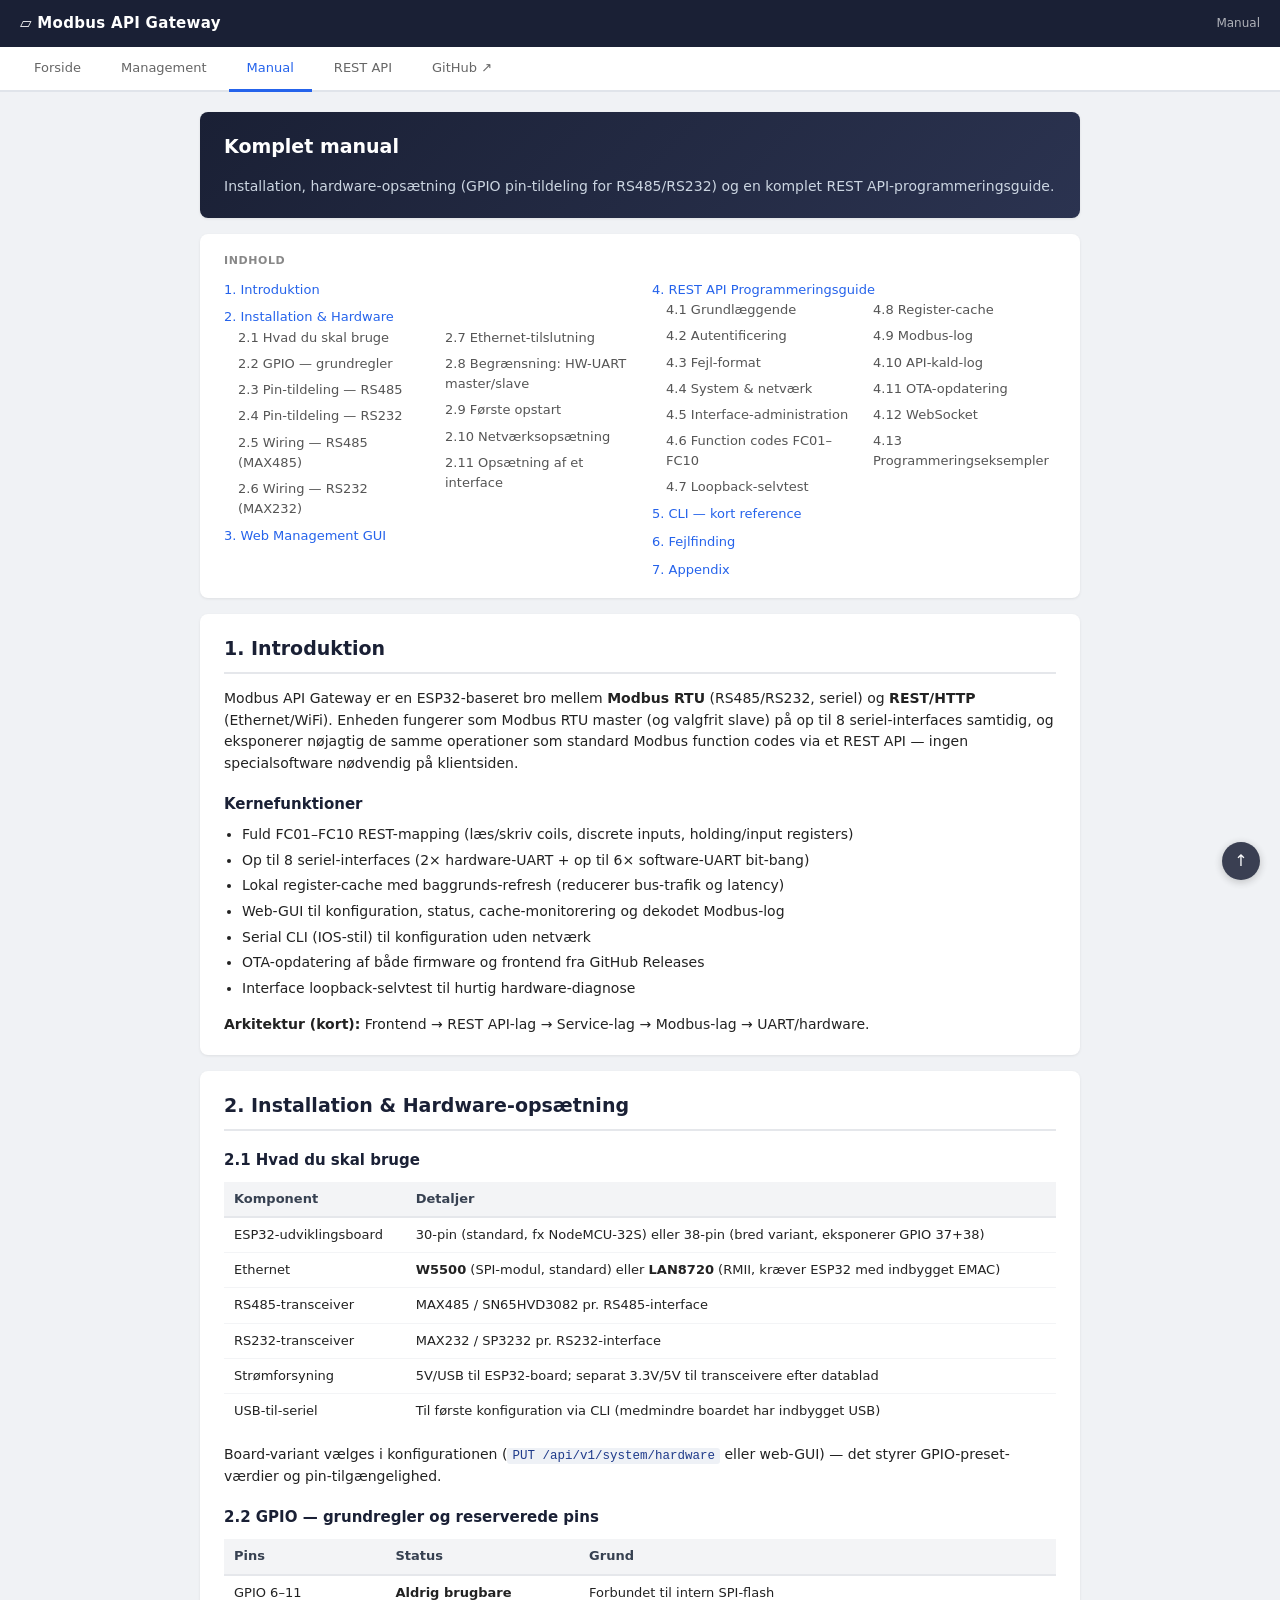
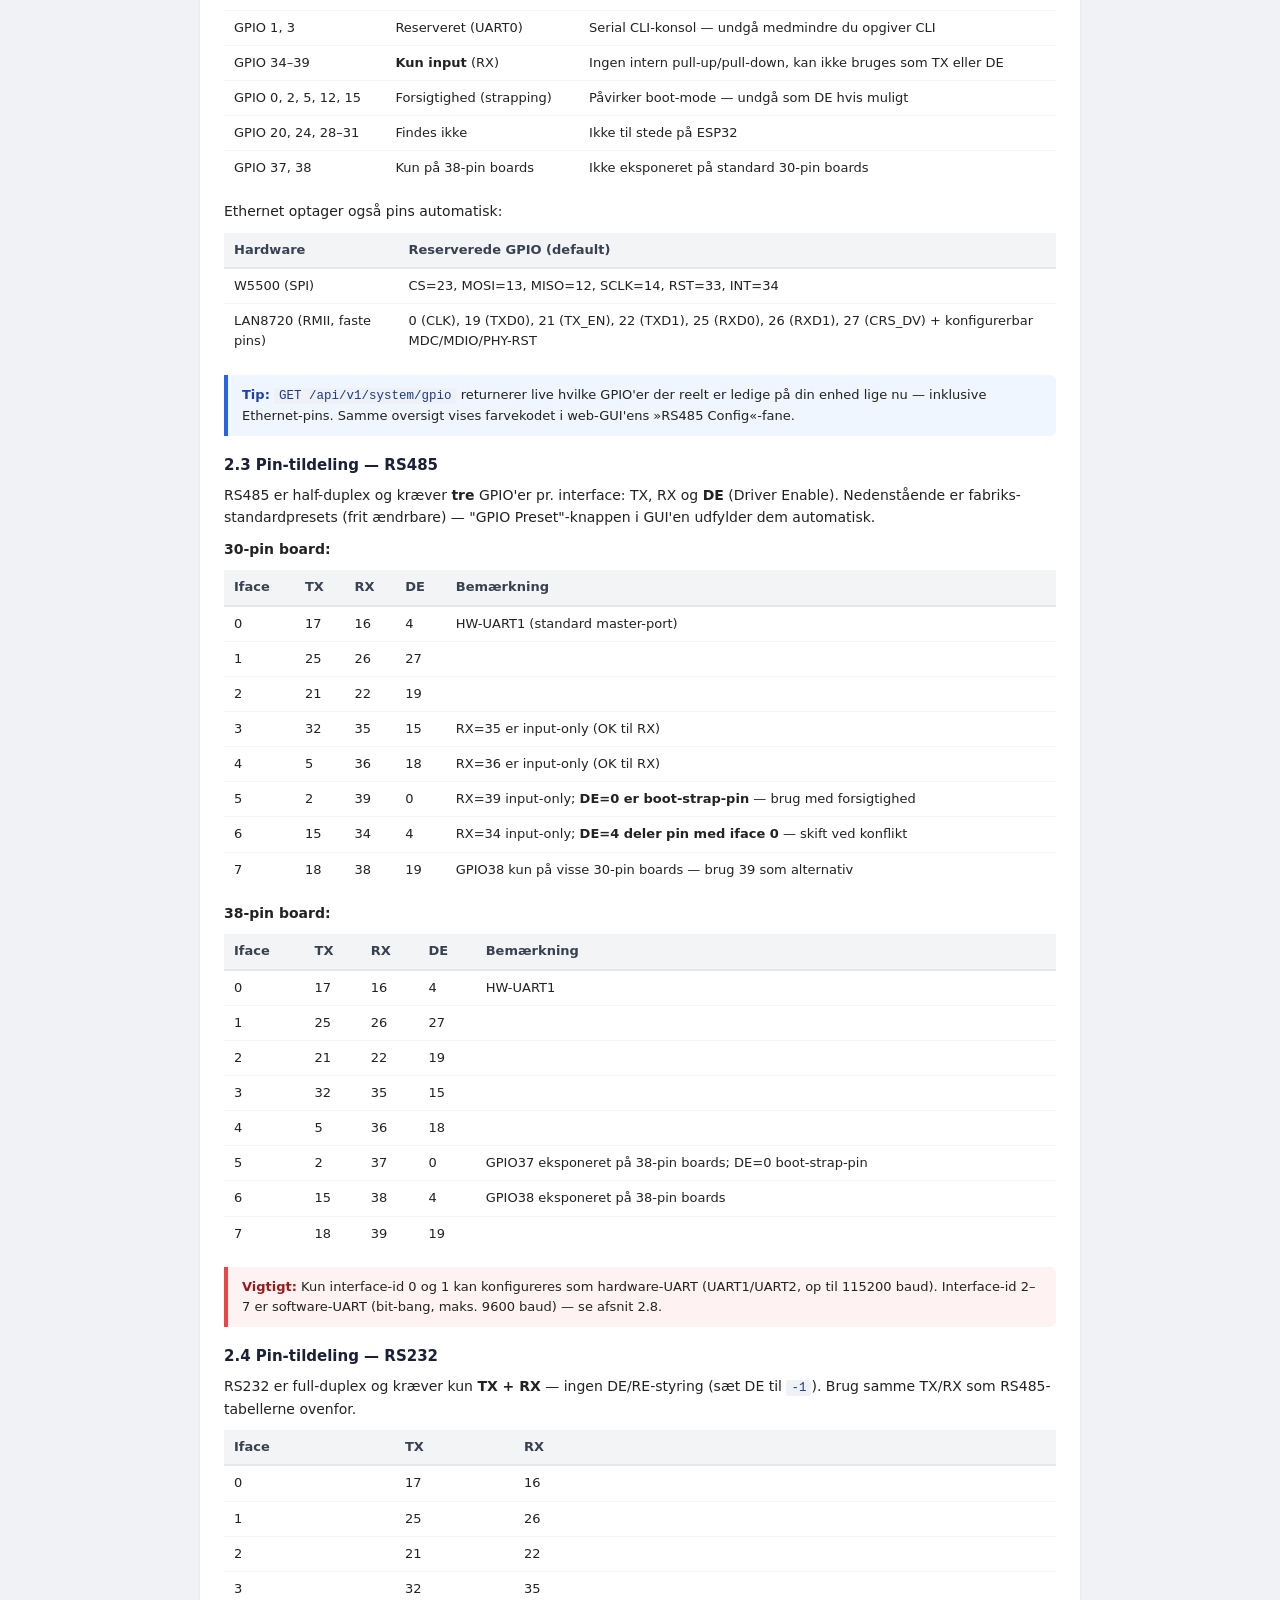
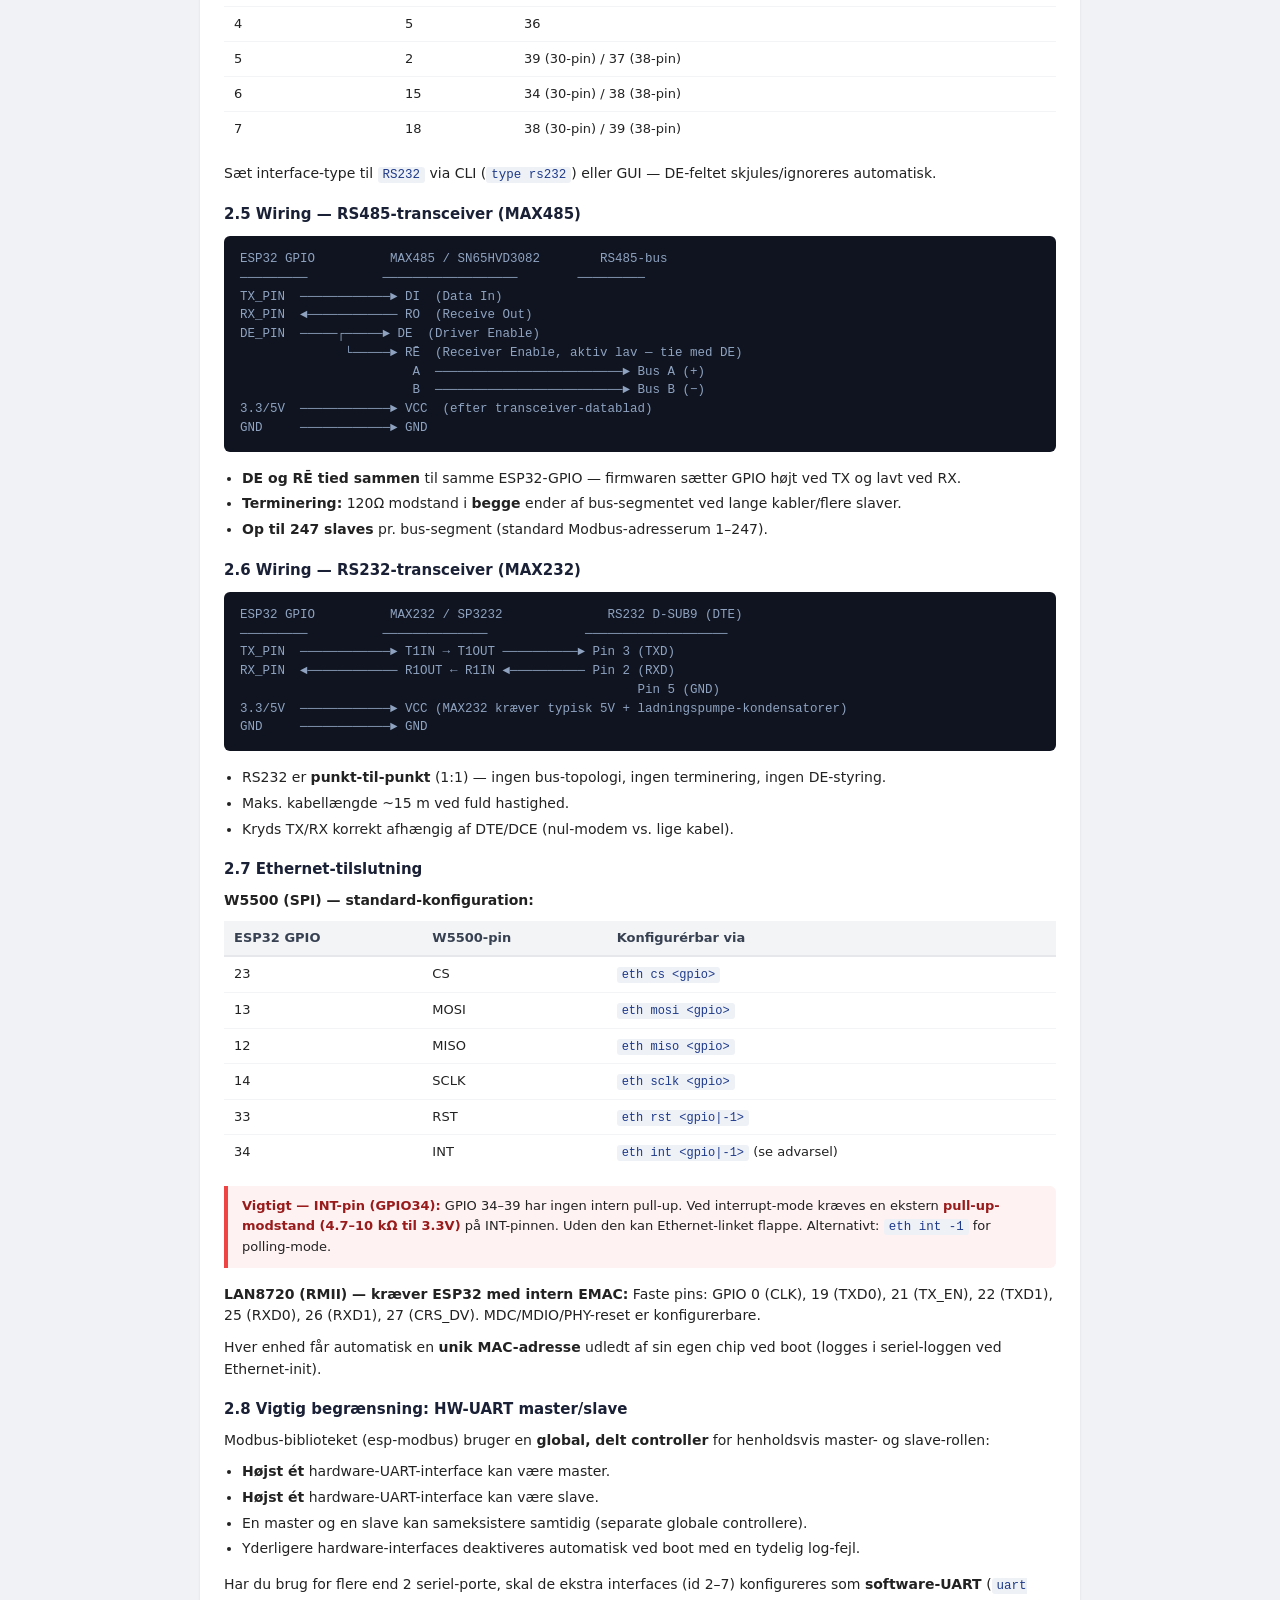
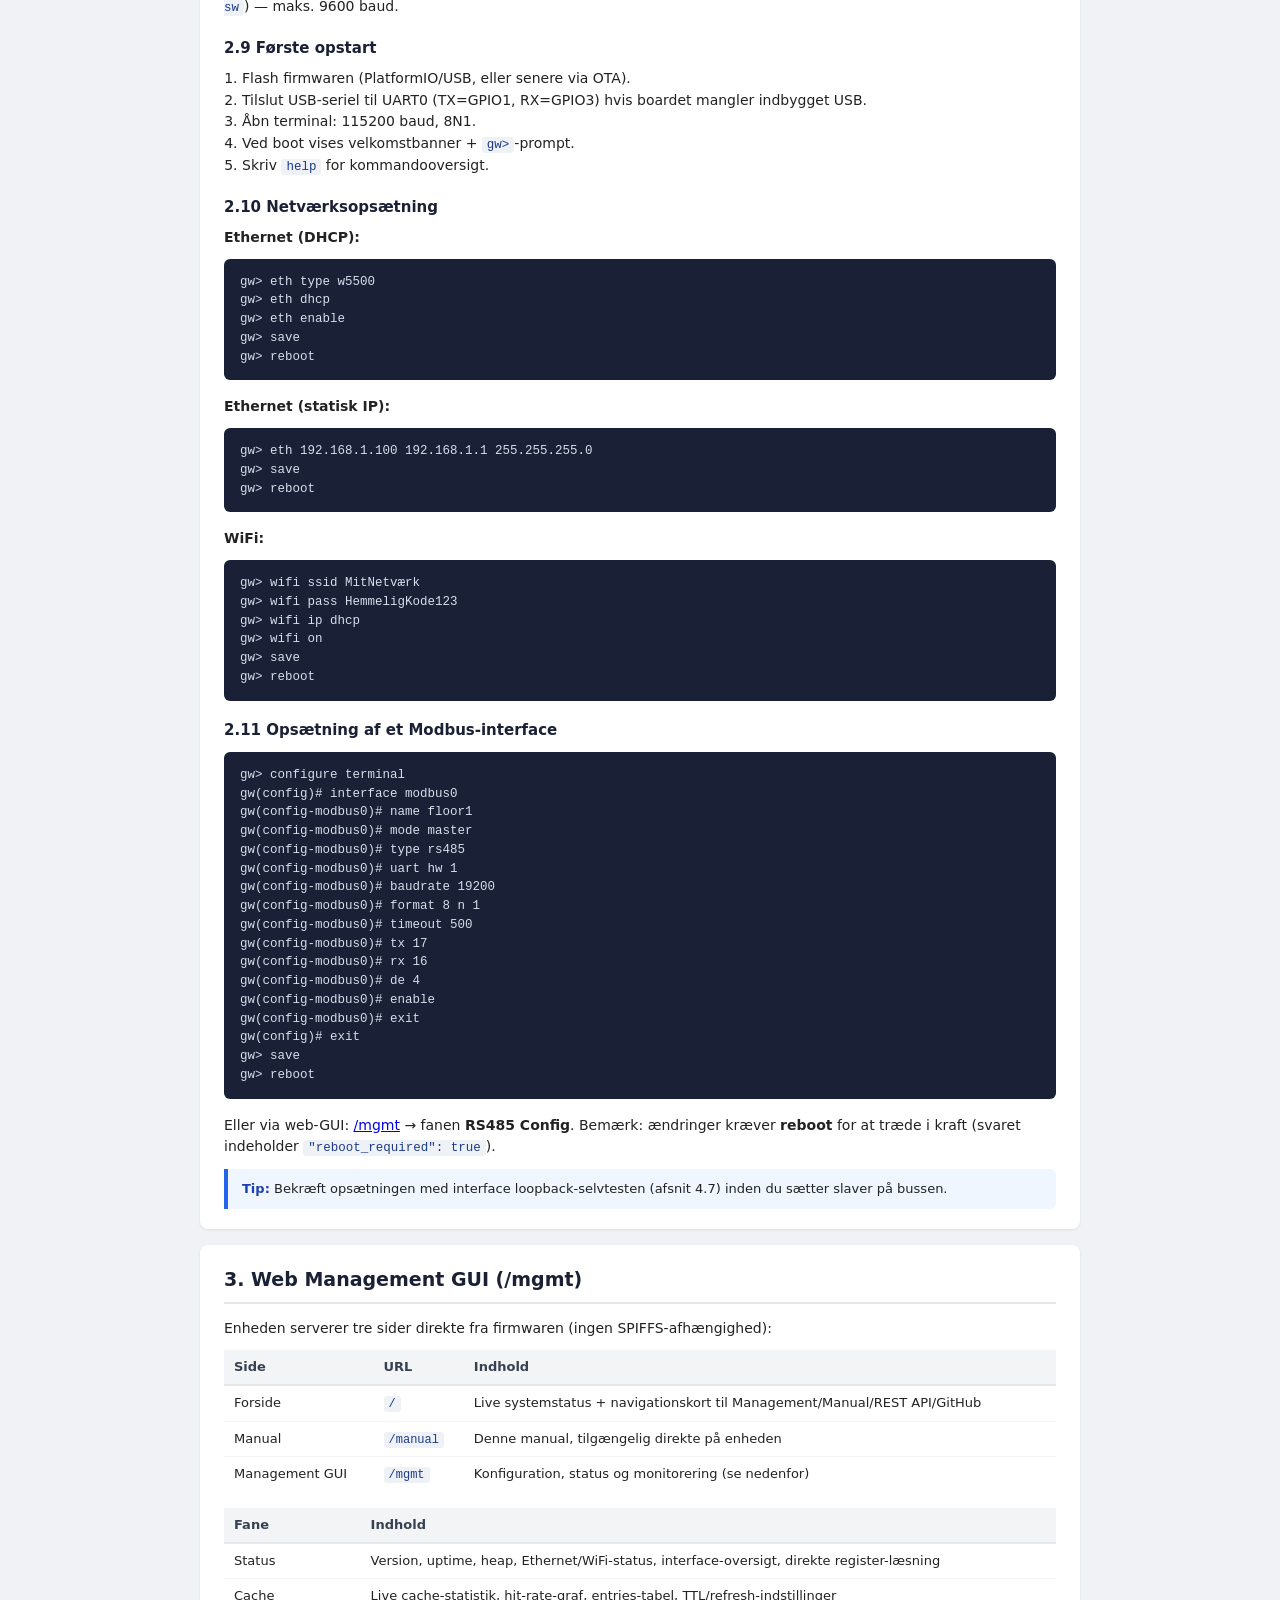
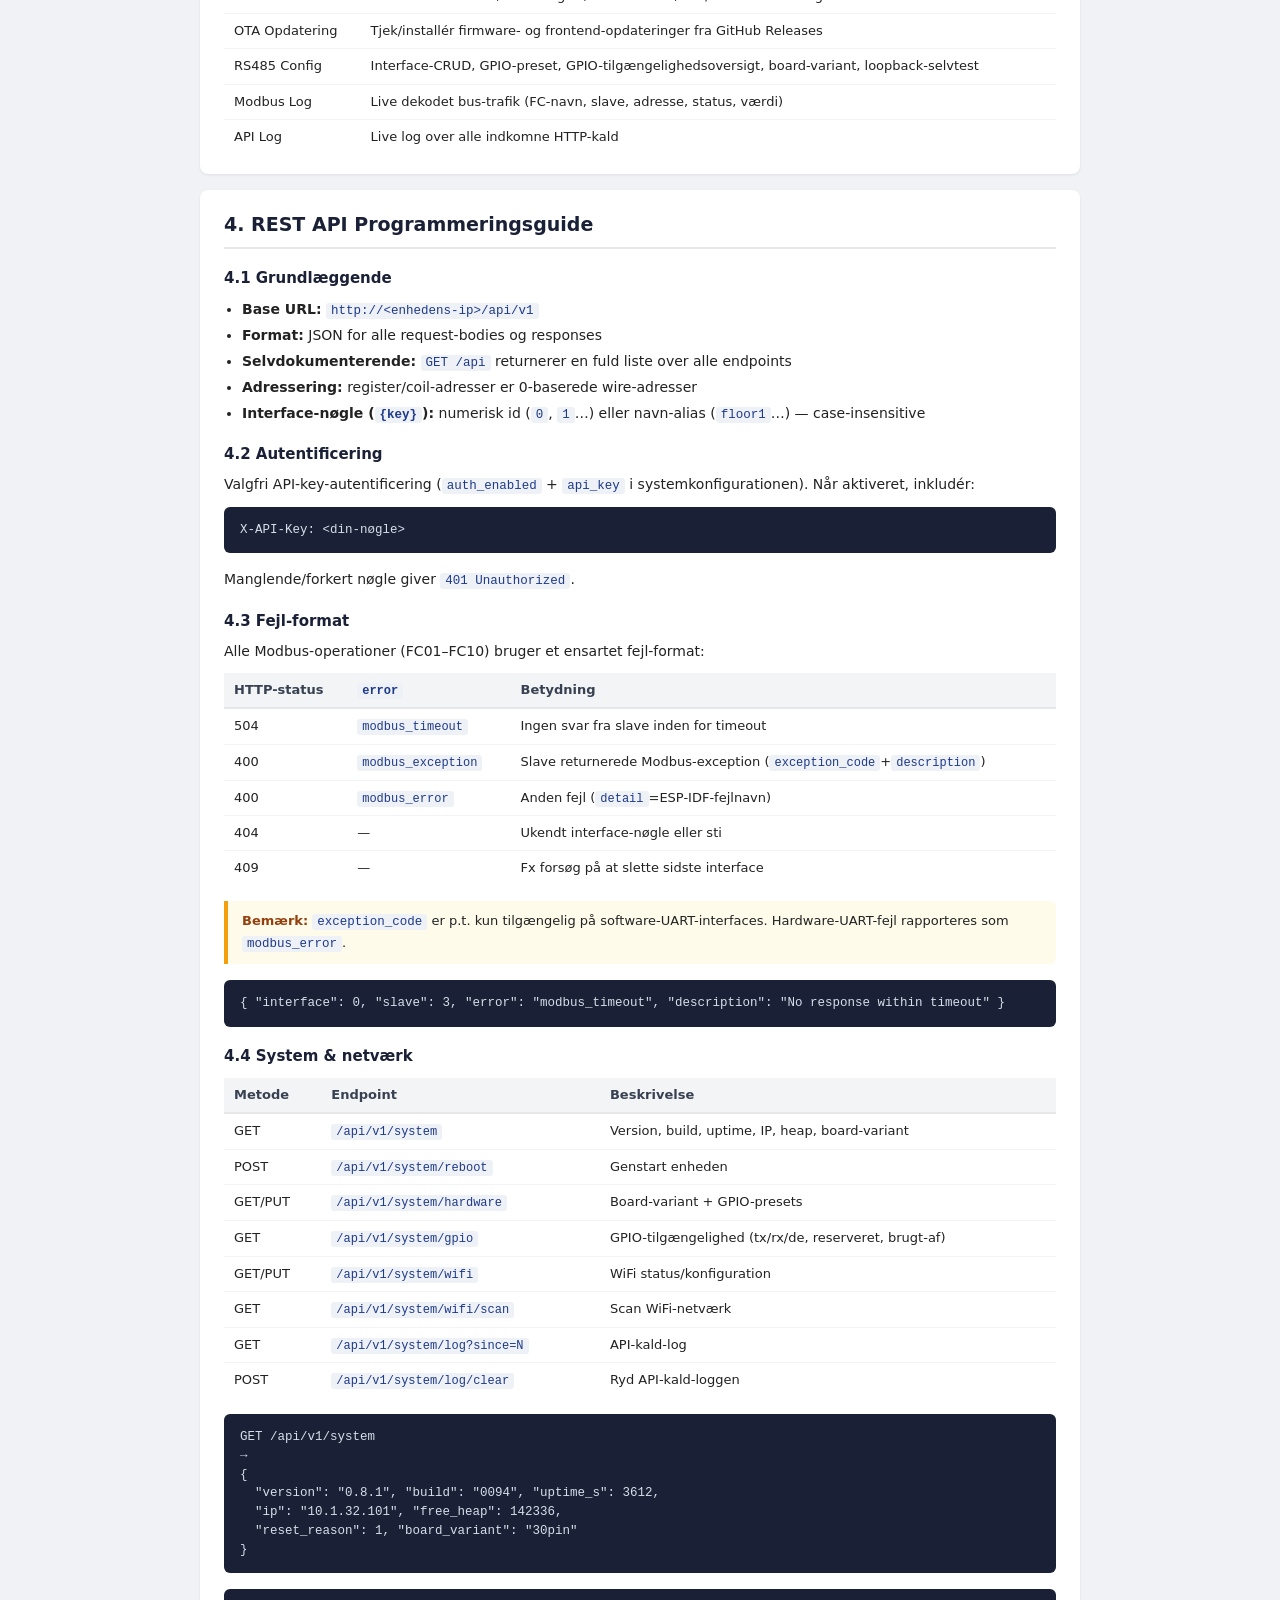
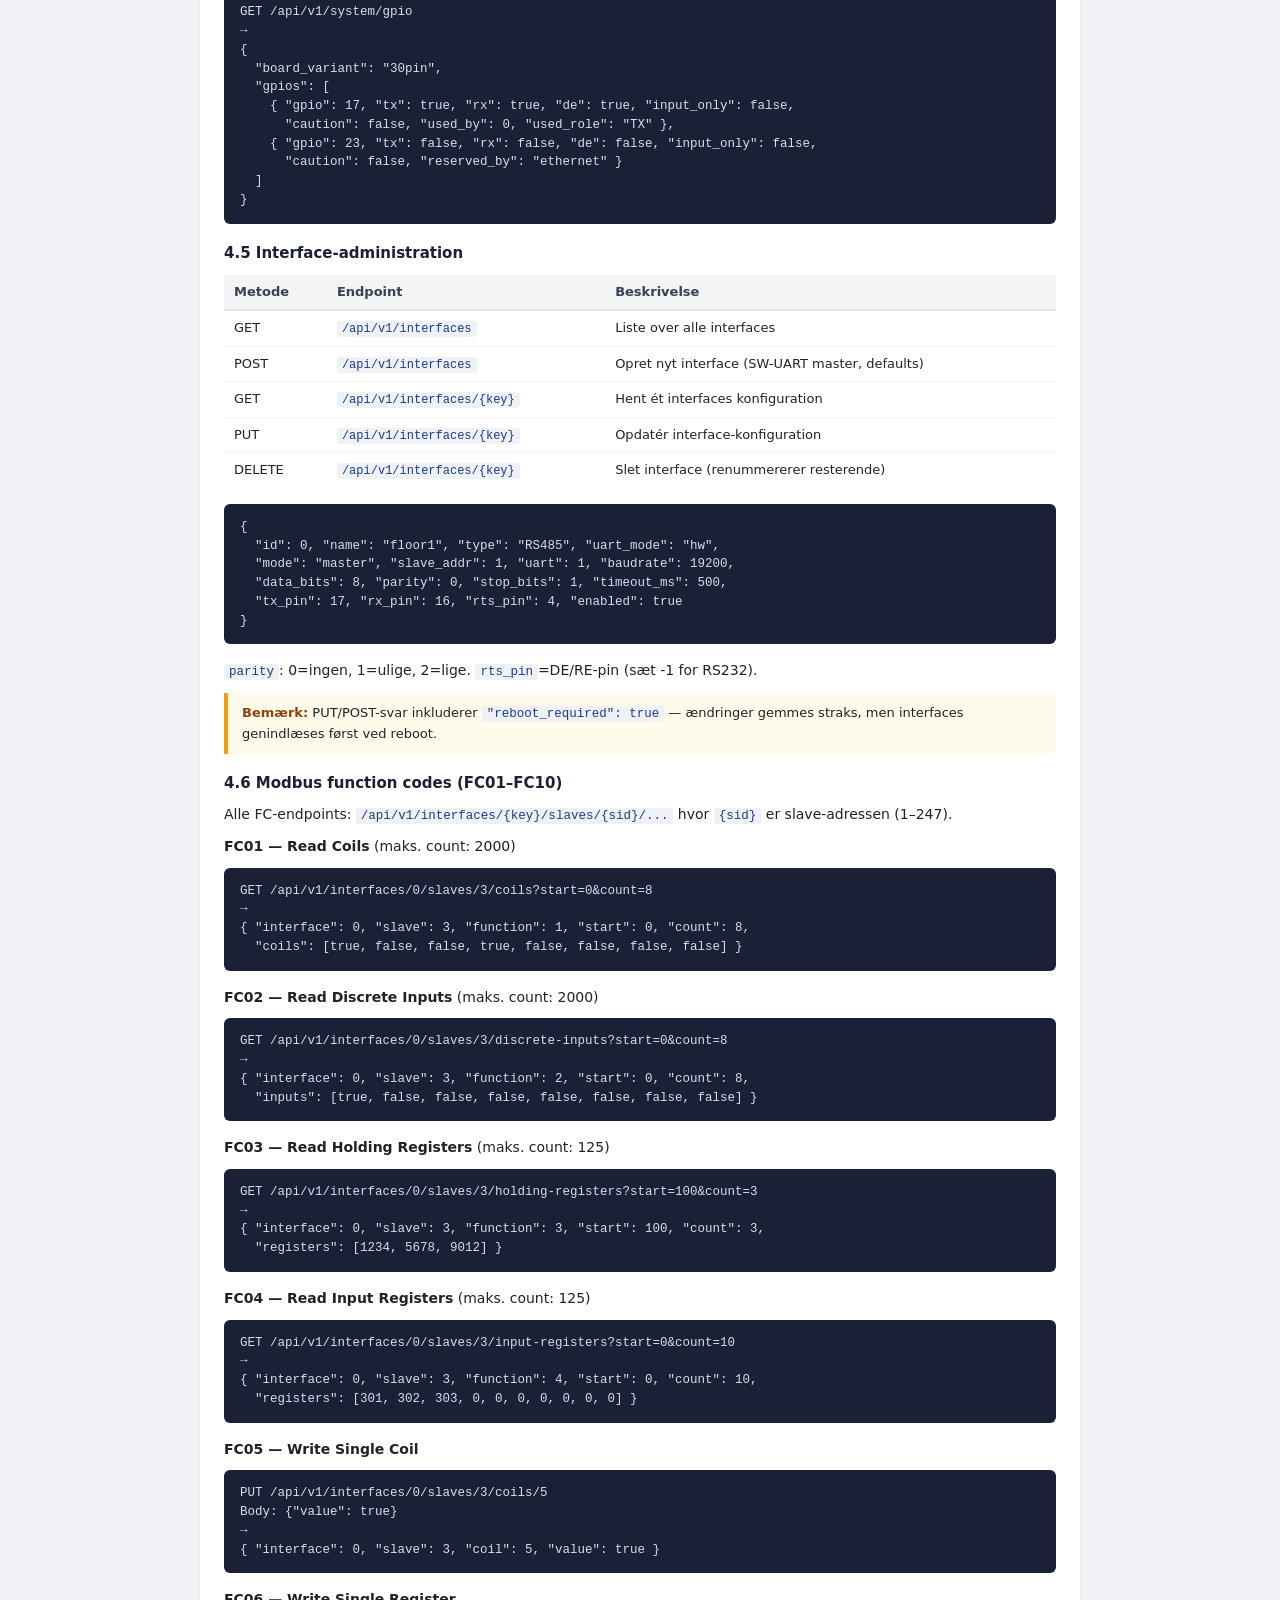
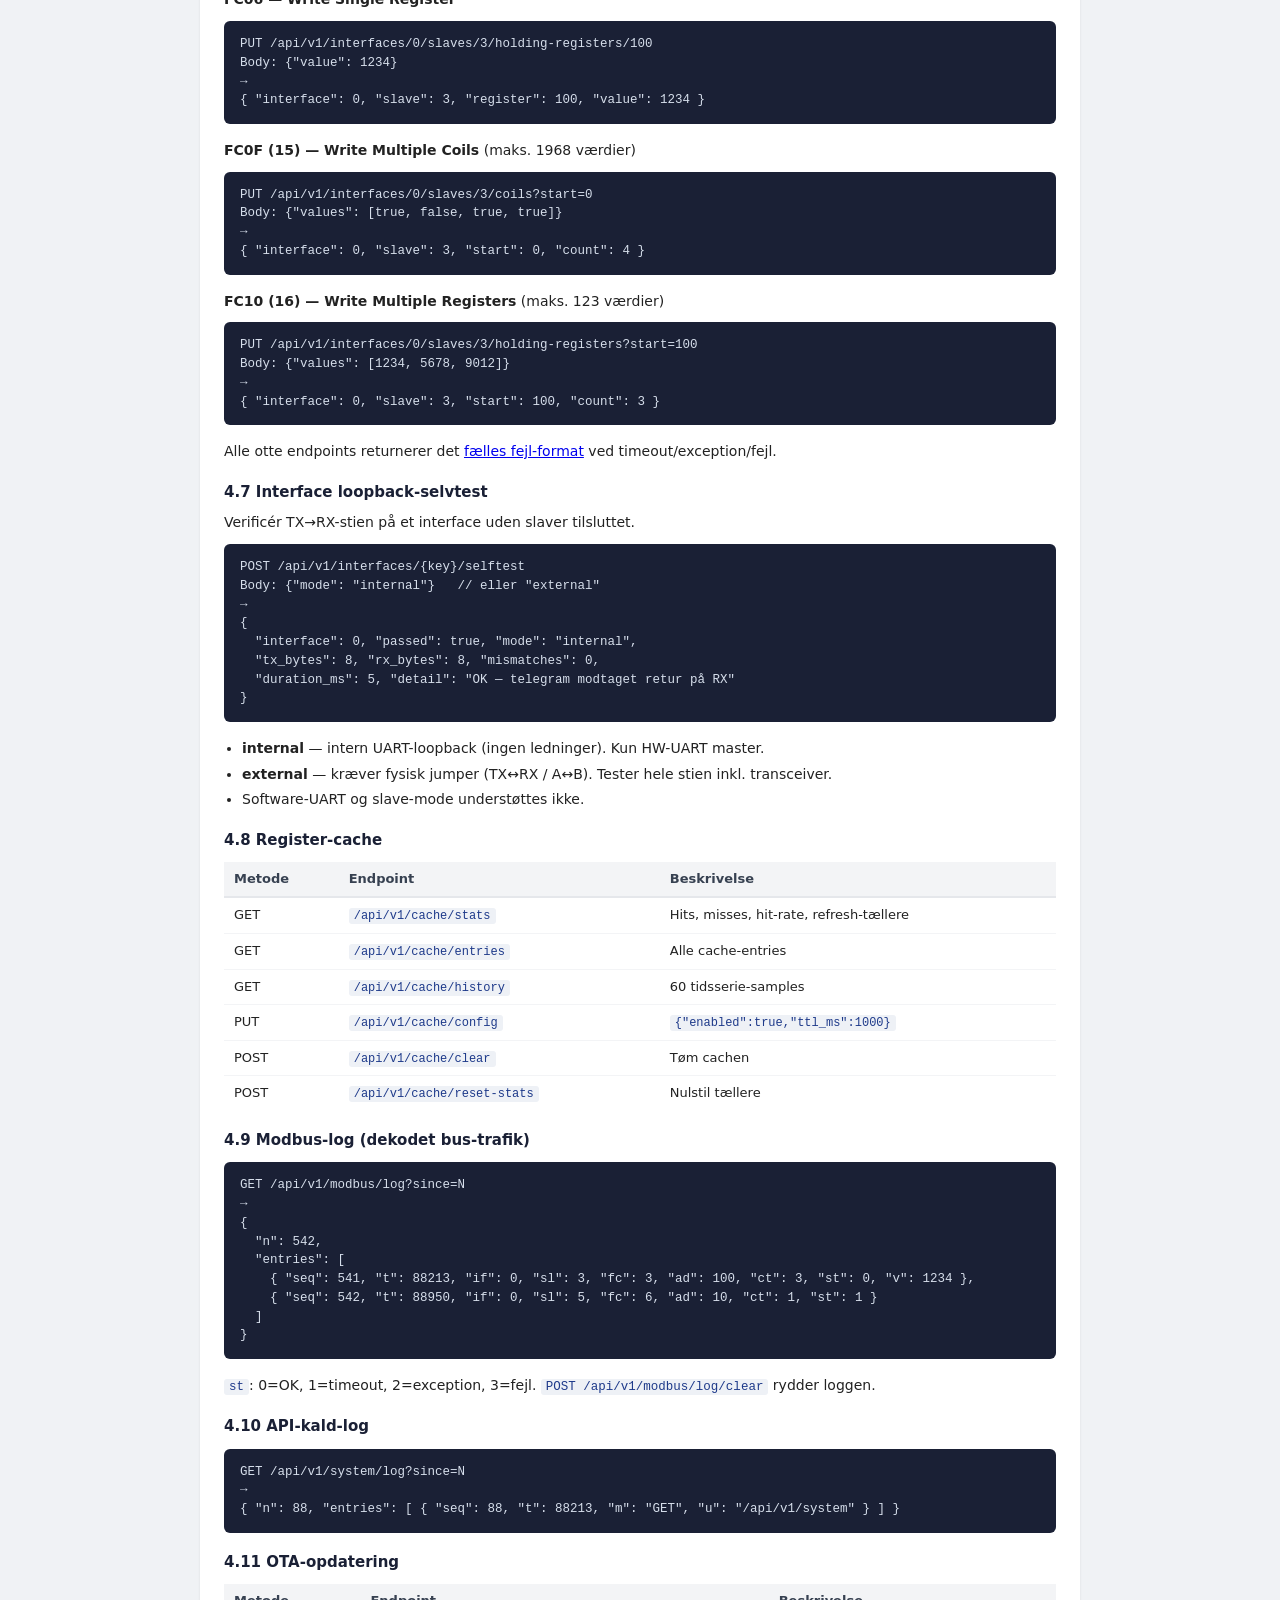
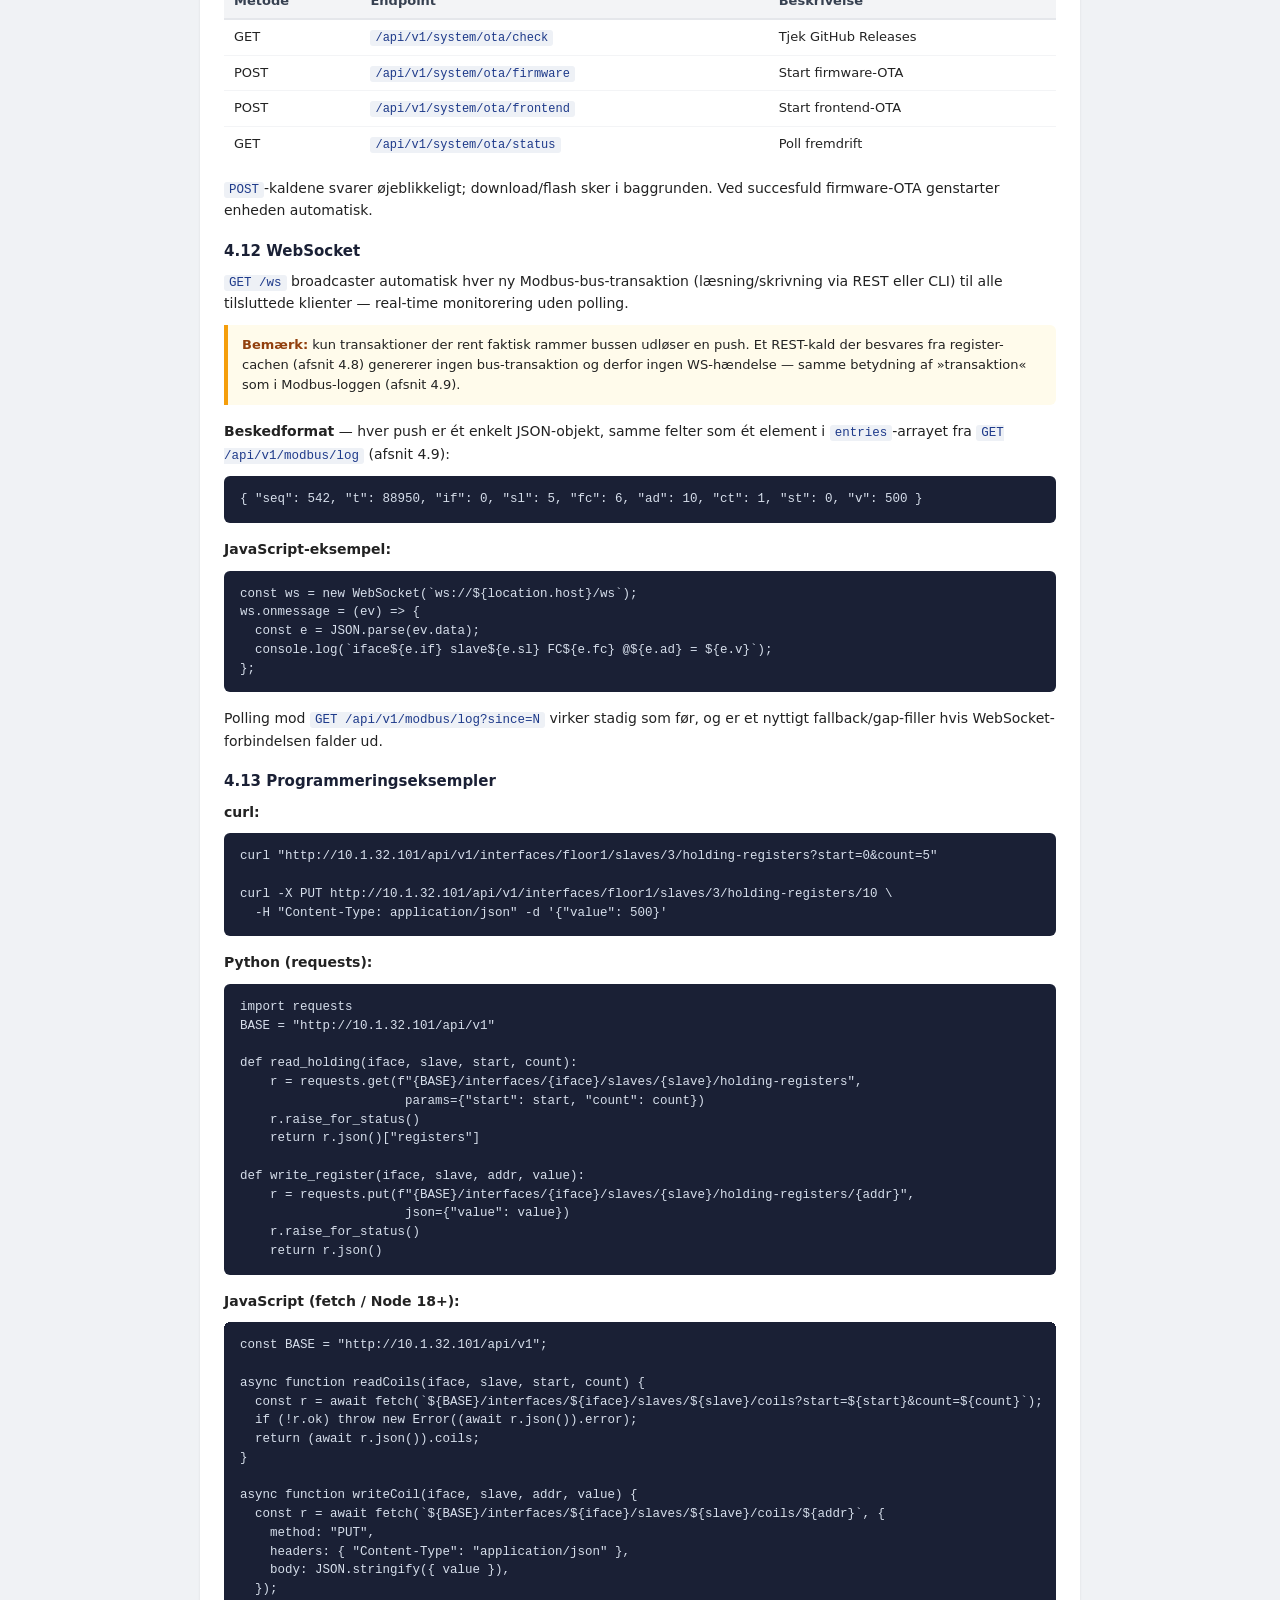
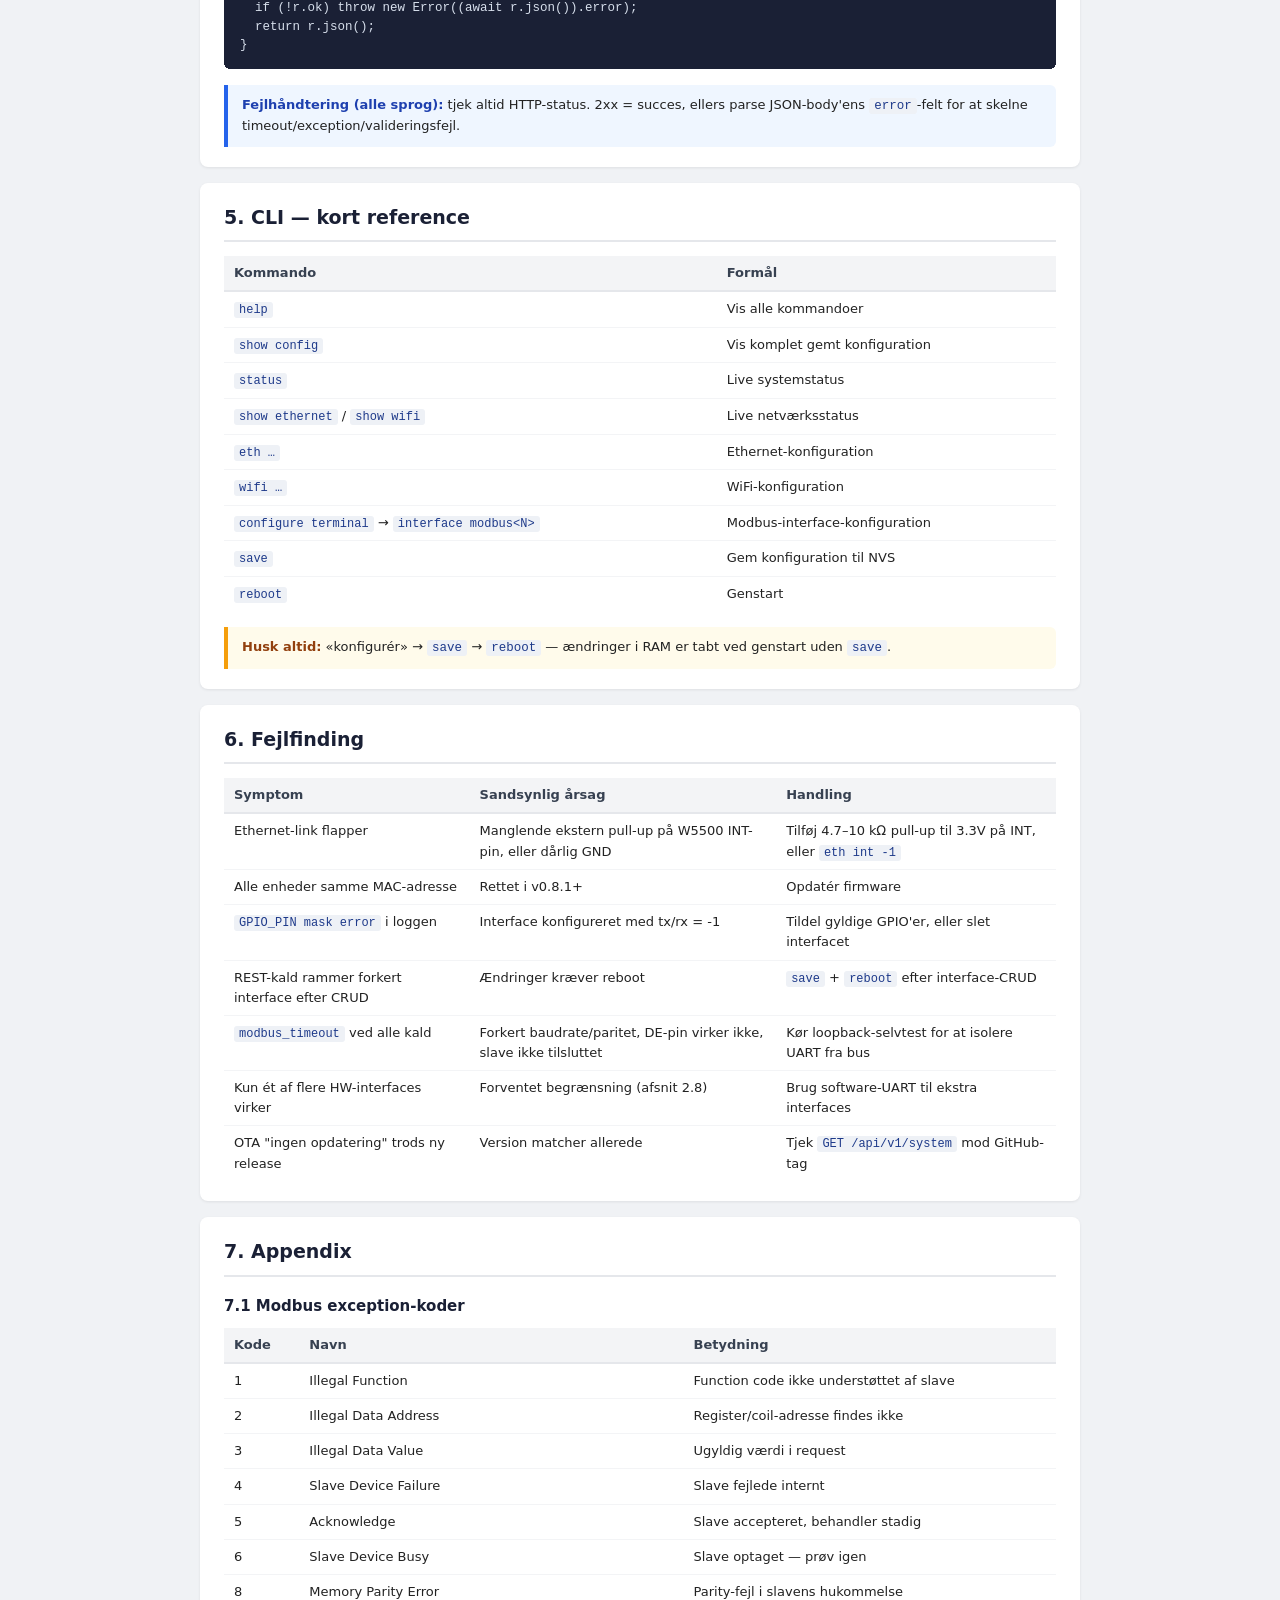
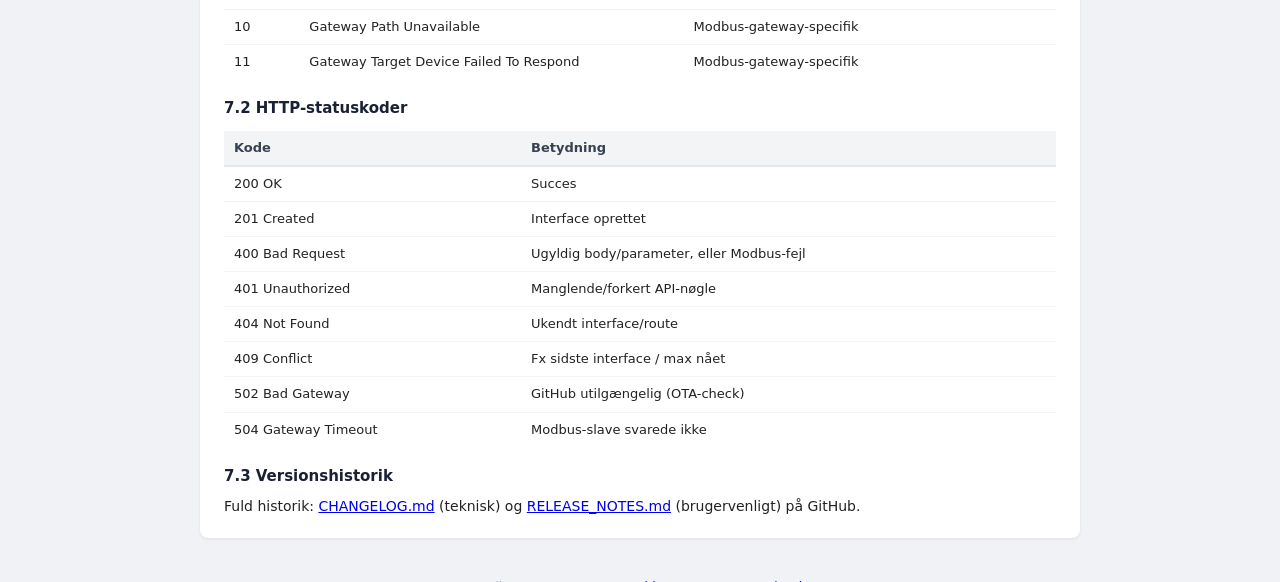
<file: firmware/main/manual_page.html>
<!DOCTYPE html>
<html lang='da'>
<head>
<meta charset='UTF-8'>
<meta name='viewport' content='width=device-width,initial-scale=1'>
<title>Modbus API Gateway &mdash; Manual</title>
<style>
*{box-sizing:border-box;margin:0;padding:0}
body{font-family:system-ui,sans-serif;background:#f0f2f5;color:#222;font-size:14px;line-height:1.55}
header{background:#1a2035;color:#fff;padding:12px 20px;display:flex;justify-content:space-between;align-items:center;position:sticky;top:0;z-index:10}
header h1{font-size:15px;font-weight:600;letter-spacing:.3px}
#hdr-info{font-size:12px;opacity:.65}
nav{background:#fff;border-bottom:2px solid #e0e4ea;display:flex;padding:0 16px;gap:4px;position:sticky;top:41px;z-index:10}
nav a{border:none;background:none;padding:11px 18px;cursor:pointer;font-size:13px;color:#666;border-bottom:3px solid transparent;margin-bottom:-2px;font-weight:500;text-decoration:none;display:inline-block}
nav a.active{color:#2563eb;border-bottom-color:#2563eb}
nav a:hover:not(.active){color:#222}
main{padding:20px;max-width:920px;margin:0 auto}
h2{font-size:19px;font-weight:700;margin:0 0 14px;padding-bottom:8px;border-bottom:2px solid #e5e7eb;color:#1a2035}
h3{font-size:15px;font-weight:700;margin:18px 0 8px;color:#1a2035}
h3:first-child{margin-top:0}
p{margin:0 0 10px}
.card{background:#fff;border-radius:8px;padding:20px 24px;margin-bottom:16px;box-shadow:0 1px 3px rgba(0,0,0,.08)}
.card > *:last-child{margin-bottom:0}
.lead{font-size:14px;color:#555;margin-bottom:6px}
.toc{background:#fff;border-radius:8px;padding:18px 24px;margin-bottom:16px;box-shadow:0 1px 3px rgba(0,0,0,.08)}
.toc .ct{font-size:11px;font-weight:700;text-transform:uppercase;letter-spacing:.6px;color:#888;margin-bottom:10px}
.toc ol{list-style:none;columns:2;column-gap:24px}
.toc li{margin-bottom:6px;break-inside:avoid}
.toc a{color:#2563eb;text-decoration:none;font-size:13px}
.toc a:hover{text-decoration:underline}
.toc .sub{padding-left:14px;font-size:12px}
.toc .sub a{color:#555}
table.dt{width:100%;border-collapse:collapse;margin:10px 0 16px;font-size:13px}
table.dt th{background:#f3f4f6;text-align:left;padding:7px 10px;font-weight:700;color:#374151;border-bottom:2px solid #e5e7eb}
table.dt td{padding:7px 10px;border-bottom:1px solid #f3f4f6;vertical-align:top}
table.dt tr:last-child td{border-bottom:none}
table.dt code{background:#eef1f6;padding:1px 5px;border-radius:3px;font-size:12px}
pre{background:#1a2035;color:#d6deeb;padding:14px 16px;border-radius:6px;overflow-x:auto;font-family:'SFMono-Regular',Consolas,monospace;font-size:12.5px;margin:10px 0 16px;line-height:1.5}
pre.diagram{background:#0f1420;color:#8fa3c0}
code{font-family:'SFMono-Regular',Consolas,monospace;background:#eef1f6;padding:1px 5px;border-radius:3px;font-size:12.5px;color:#1e3a8a}
pre code{background:none;padding:0;color:inherit}
.note{background:#fffbeb;border-left:4px solid #f59e0b;padding:10px 14px;border-radius:0 6px 6px 0;margin:10px 0 16px;font-size:13px}
.note b{color:#92400e}
.warn{background:#fef2f2;border-left:4px solid #ef4444;padding:10px 14px;border-radius:0 6px 6px 0;margin:10px 0 16px;font-size:13px}
.warn b{color:#991b1b}
.tip{background:#eff6ff;border-left:4px solid #2563eb;padding:10px 14px;border-radius:0 6px 6px 0;margin:10px 0 16px;font-size:13px}
.tip b{color:#1e40af}
.top{position:fixed;bottom:20px;right:20px;background:#1a2035;color:#fff;width:38px;height:38px;border-radius:50%;display:flex;align-items:center;justify-content:center;text-decoration:none;font-size:16px;box-shadow:0 2px 8px rgba(0,0,0,.25);opacity:.85}
.top:hover{opacity:1}
footer{text-align:center;padding:24px 0 10px;color:#9ca3af;font-size:12px}
ul.plain{margin:0 0 14px 18px}
ul.plain li{margin-bottom:4px}
@media(max-width:640px){.toc ol{columns:1}}
</style>
</head>
<body>
<header>
  <h1>&#9649; Modbus API Gateway</h1>
  <span id='hdr-info'>Manual</span>
</header>
<nav>
  <a href='/'>Forside</a>
  <a href='/mgmt'>Management</a>
  <a class='active' href='/manual'>Manual</a>
  <a href='/api'>REST API</a>
  <a href='https://github.com/Jangreenlarsen/Modbus-API-Gateway' target='_blank' rel='noopener'>GitHub &#8599;</a>
</nav>
<main>

<div class='card' style='background:linear-gradient(135deg,#1a2035,#2b3350);color:#fff'>
  <h2 style='border:none;color:#fff;margin-bottom:6px'>Komplet manual</h2>
  <p class='lead' style='color:#cbd5e1'>Installation, hardware-opsætning (GPIO pin-tildeling for RS485/RS232) og en komplet REST API-programmeringsguide.</p>
</div>

<div class='toc'>
  <div class='ct'>Indhold</div>
  <ol>
    <li><a href='#intro'>1. Introduktion</a></li>
    <li><a href='#install'>2. Installation &amp; Hardware</a>
      <ol class='sub'>
        <li><a href='#krav'>2.1 Hvad du skal bruge</a></li>
        <li><a href='#gpio-regler'>2.2 GPIO &mdash; grundregler</a></li>
        <li><a href='#gpio-rs485'>2.3 Pin-tildeling &mdash; RS485</a></li>
        <li><a href='#gpio-rs232'>2.4 Pin-tildeling &mdash; RS232</a></li>
        <li><a href='#wiring-485'>2.5 Wiring &mdash; RS485 (MAX485)</a></li>
        <li><a href='#wiring-232'>2.6 Wiring &mdash; RS232 (MAX232)</a></li>
        <li><a href='#eth'>2.7 Ethernet-tilslutning</a></li>
        <li><a href='#hwlimit'>2.8 Begrænsning: HW-UART master/slave</a></li>
        <li><a href='#firstboot'>2.9 Første opstart</a></li>
        <li><a href='#netsetup'>2.10 Netværksopsætning</a></li>
        <li><a href='#ifcsetup'>2.11 Opsætning af et interface</a></li>
      </ol>
    </li>
    <li><a href='#gui'>3. Web Management GUI</a></li>
    <li><a href='#api'>4. REST API Programmeringsguide</a>
      <ol class='sub'>
        <li><a href='#api-basics'>4.1 Grundlæggende</a></li>
        <li><a href='#api-auth'>4.2 Autentificering</a></li>
        <li><a href='#api-err'>4.3 Fejl-format</a></li>
        <li><a href='#api-system'>4.4 System &amp; netværk</a></li>
        <li><a href='#api-ifc'>4.5 Interface-administration</a></li>
        <li><a href='#api-fc'>4.6 Function codes FC01&ndash;FC10</a></li>
        <li><a href='#api-selftest'>4.7 Loopback-selvtest</a></li>
        <li><a href='#api-cache'>4.8 Register-cache</a></li>
        <li><a href='#api-mblog'>4.9 Modbus-log</a></li>
        <li><a href='#api-log'>4.10 API-kald-log</a></li>
        <li><a href='#api-ota'>4.11 OTA-opdatering</a></li>
        <li><a href='#api-ws'>4.12 WebSocket</a></li>
        <li><a href='#api-examples'>4.13 Programmeringseksempler</a></li>
      </ol>
    </li>
    <li><a href='#cli'>5. CLI &mdash; kort reference</a></li>
    <li><a href='#trouble'>6. Fejlfinding</a></li>
    <li><a href='#appendix'>7. Appendix</a></li>
  </ol>
</div>

<section class='card' id='intro'>
  <h2>1. Introduktion</h2>
  <p>Modbus API Gateway er en ESP32-baseret bro mellem <b>Modbus RTU</b> (RS485/RS232, seriel) og <b>REST/HTTP</b> (Ethernet/WiFi). Enheden fungerer som Modbus RTU master (og valgfrit slave) på op til 8 seriel-interfaces samtidig, og eksponerer nøjagtig de samme operationer som standard Modbus function codes via et REST API &mdash; ingen specialsoftware nødvendig på klientsiden.</p>
  <h3>Kernefunktioner</h3>
  <ul class='plain'>
    <li>Fuld FC01&ndash;FC10 REST-mapping (læs/skriv coils, discrete inputs, holding/input registers)</li>
    <li>Op til 8 seriel-interfaces (2&times; hardware-UART + op til 6&times; software-UART bit-bang)</li>
    <li>Lokal register-cache med baggrunds-refresh (reducerer bus-trafik og latency)</li>
    <li>Web-GUI til konfiguration, status, cache-monitorering og dekodet Modbus-log</li>
    <li>Serial CLI (IOS-stil) til konfiguration uden netværk</li>
    <li>OTA-opdatering af både firmware og frontend fra GitHub Releases</li>
    <li>Interface loopback-selvtest til hurtig hardware-diagnose</li>
  </ul>
  <p><b>Arkitektur (kort):</b> Frontend &rarr; REST API-lag &rarr; Service-lag &rarr; Modbus-lag &rarr; UART/hardware.</p>
</section>

<section class='card' id='install'>
  <h2>2. Installation &amp; Hardware-opsætning</h2>

  <h3 id='krav'>2.1 Hvad du skal bruge</h3>
  <table class='dt'>
    <tr><th>Komponent</th><th>Detaljer</th></tr>
    <tr><td>ESP32-udviklingsboard</td><td>30-pin (standard, fx NodeMCU-32S) eller 38-pin (bred variant, eksponerer GPIO 37+38)</td></tr>
    <tr><td>Ethernet</td><td><b>W5500</b> (SPI-modul, standard) eller <b>LAN8720</b> (RMII, kræver ESP32 med indbygget EMAC)</td></tr>
    <tr><td>RS485-transceiver</td><td>MAX485 / SN65HVD3082 pr. RS485-interface</td></tr>
    <tr><td>RS232-transceiver</td><td>MAX232 / SP3232 pr. RS232-interface</td></tr>
    <tr><td>Strømforsyning</td><td>5V/USB til ESP32-board; separat 3.3V/5V til transceivere efter datablad</td></tr>
    <tr><td>USB-til-seriel</td><td>Til første konfiguration via CLI (medmindre boardet har indbygget USB)</td></tr>
  </table>
  <p>Board-variant vælges i konfigurationen (<code>PUT /api/v1/system/hardware</code> eller web-GUI) &mdash; det styrer GPIO-preset-værdier og pin-tilgængelighed.</p>

  <h3 id='gpio-regler'>2.2 GPIO &mdash; grundregler og reserverede pins</h3>
  <table class='dt'>
    <tr><th>Pins</th><th>Status</th><th>Grund</th></tr>
    <tr><td>GPIO 6&ndash;11</td><td><b>Aldrig brugbare</b></td><td>Forbundet til intern SPI-flash</td></tr>
    <tr><td>GPIO 1, 3</td><td>Reserveret (UART0)</td><td>Serial CLI-konsol &mdash; undgå medmindre du opgiver CLI</td></tr>
    <tr><td>GPIO 34&ndash;39</td><td><b>Kun input</b> (RX)</td><td>Ingen intern pull-up/pull-down, kan ikke bruges som TX eller DE</td></tr>
    <tr><td>GPIO 0, 2, 5, 12, 15</td><td>Forsigtighed (strapping)</td><td>Påvirker boot-mode &mdash; undgå som DE hvis muligt</td></tr>
    <tr><td>GPIO 20, 24, 28&ndash;31</td><td>Findes ikke</td><td>Ikke til stede på ESP32</td></tr>
    <tr><td>GPIO 37, 38</td><td>Kun på 38-pin boards</td><td>Ikke eksponeret på standard 30-pin boards</td></tr>
  </table>
  <p>Ethernet optager også pins automatisk:</p>
  <table class='dt'>
    <tr><th>Hardware</th><th>Reserverede GPIO (default)</th></tr>
    <tr><td>W5500 (SPI)</td><td>CS=23, MOSI=13, MISO=12, SCLK=14, RST=33, INT=34</td></tr>
    <tr><td>LAN8720 (RMII, faste pins)</td><td>0 (CLK), 19 (TXD0), 21 (TX_EN), 22 (TXD1), 25 (RXD0), 26 (RXD1), 27 (CRS_DV) + konfigurerbar MDC/MDIO/PHY-RST</td></tr>
  </table>
  <div class='tip'><b>Tip:</b> <code>GET /api/v1/system/gpio</code> returnerer live hvilke GPIO'er der reelt er ledige på din enhed lige nu &mdash; inklusive Ethernet-pins. Samme oversigt vises farvekodet i web-GUI'ens &raquo;RS485 Config&laquo;-fane.</div>

  <h3 id='gpio-rs485'>2.3 Pin-tildeling &mdash; RS485</h3>
  <p>RS485 er half-duplex og kræver <b>tre</b> GPIO'er pr. interface: TX, RX og <b>DE</b> (Driver Enable). Nedenstående er fabriks-standardpresets (frit ændrbare) &mdash; "GPIO Preset"-knappen i GUI'en udfylder dem automatisk.</p>
  <p><b>30-pin board:</b></p>
  <table class='dt'>
    <tr><th>Iface</th><th>TX</th><th>RX</th><th>DE</th><th>Bemærkning</th></tr>
    <tr><td>0</td><td>17</td><td>16</td><td>4</td><td>HW-UART1 (standard master-port)</td></tr>
    <tr><td>1</td><td>25</td><td>26</td><td>27</td><td></td></tr>
    <tr><td>2</td><td>21</td><td>22</td><td>19</td><td></td></tr>
    <tr><td>3</td><td>32</td><td>35</td><td>15</td><td>RX=35 er input-only (OK til RX)</td></tr>
    <tr><td>4</td><td>5</td><td>36</td><td>18</td><td>RX=36 er input-only (OK til RX)</td></tr>
    <tr><td>5</td><td>2</td><td>39</td><td>0</td><td>RX=39 input-only; <b>DE=0 er boot-strap-pin</b> &mdash; brug med forsigtighed</td></tr>
    <tr><td>6</td><td>15</td><td>34</td><td>4</td><td>RX=34 input-only; <b>DE=4 deler pin med iface 0</b> &mdash; skift ved konflikt</td></tr>
    <tr><td>7</td><td>18</td><td>38</td><td>19</td><td>GPIO38 kun på visse 30-pin boards &mdash; brug 39 som alternativ</td></tr>
  </table>
  <p><b>38-pin board:</b></p>
  <table class='dt'>
    <tr><th>Iface</th><th>TX</th><th>RX</th><th>DE</th><th>Bemærkning</th></tr>
    <tr><td>0</td><td>17</td><td>16</td><td>4</td><td>HW-UART1</td></tr>
    <tr><td>1</td><td>25</td><td>26</td><td>27</td><td></td></tr>
    <tr><td>2</td><td>21</td><td>22</td><td>19</td><td></td></tr>
    <tr><td>3</td><td>32</td><td>35</td><td>15</td><td></td></tr>
    <tr><td>4</td><td>5</td><td>36</td><td>18</td><td></td></tr>
    <tr><td>5</td><td>2</td><td>37</td><td>0</td><td>GPIO37 eksponeret på 38-pin boards; DE=0 boot-strap-pin</td></tr>
    <tr><td>6</td><td>15</td><td>38</td><td>4</td><td>GPIO38 eksponeret på 38-pin boards</td></tr>
    <tr><td>7</td><td>18</td><td>39</td><td>19</td><td></td></tr>
  </table>
  <div class='warn'><b>Vigtigt:</b> Kun interface-id 0 og 1 kan konfigureres som hardware-UART (UART1/UART2, op til 115200 baud). Interface-id 2&ndash;7 er software-UART (bit-bang, maks. 9600 baud) &mdash; se afsnit 2.8.</div>

  <h3 id='gpio-rs232'>2.4 Pin-tildeling &mdash; RS232</h3>
  <p>RS232 er full-duplex og kræver kun <b>TX + RX</b> &mdash; ingen DE/RE-styring (sæt DE til <code>-1</code>). Brug samme TX/RX som RS485-tabellerne ovenfor.</p>
  <table class='dt'>
    <tr><th>Iface</th><th>TX</th><th>RX</th></tr>
    <tr><td>0</td><td>17</td><td>16</td></tr>
    <tr><td>1</td><td>25</td><td>26</td></tr>
    <tr><td>2</td><td>21</td><td>22</td></tr>
    <tr><td>3</td><td>32</td><td>35</td></tr>
    <tr><td>4</td><td>5</td><td>36</td></tr>
    <tr><td>5</td><td>2</td><td>39 (30-pin) / 37 (38-pin)</td></tr>
    <tr><td>6</td><td>15</td><td>34 (30-pin) / 38 (38-pin)</td></tr>
    <tr><td>7</td><td>18</td><td>38 (30-pin) / 39 (38-pin)</td></tr>
  </table>
  <p>Sæt interface-type til <code>RS232</code> via CLI (<code>type rs232</code>) eller GUI &mdash; DE-feltet skjules/ignoreres automatisk.</p>

  <h3 id='wiring-485'>2.5 Wiring &mdash; RS485-transceiver (MAX485)</h3>
  <pre class='diagram'>ESP32 GPIO          MAX485 / SN65HVD3082        RS485-bus
&#9472;&#9472;&#9472;&#9472;&#9472;&#9472;&#9472;&#9472;&#9472;          &#9472;&#9472;&#9472;&#9472;&#9472;&#9472;&#9472;&#9472;&#9472;&#9472;&#9472;&#9472;&#9472;&#9472;&#9472;&#9472;&#9472;&#9472;        &#9472;&#9472;&#9472;&#9472;&#9472;&#9472;&#9472;&#9472;&#9472;
TX_PIN  &#9472;&#9472;&#9472;&#9472;&#9472;&#9472;&#9472;&#9472;&#9472;&#9472;&#9472;&#9472;&#9658; DI  (Data In)
RX_PIN  &#9668;&#9472;&#9472;&#9472;&#9472;&#9472;&#9472;&#9472;&#9472;&#9472;&#9472;&#9472;&#9472; RO  (Receive Out)
DE_PIN  &#9472;&#9472;&#9472;&#9472;&#9472;&#9484;&#9472;&#9472;&#9472;&#9472;&#9472;&#9658; DE  (Driver Enable)
              &#9492;&#9472;&#9472;&#9472;&#9472;&#9472;&#9658; RE&#772;  (Receiver Enable, aktiv lav &mdash; tie med DE)
                       A  &#9472;&#9472;&#9472;&#9472;&#9472;&#9472;&#9472;&#9472;&#9472;&#9472;&#9472;&#9472;&#9472;&#9472;&#9472;&#9472;&#9472;&#9472;&#9472;&#9472;&#9472;&#9472;&#9472;&#9472;&#9472;&#9658; Bus A (+)
                       B  &#9472;&#9472;&#9472;&#9472;&#9472;&#9472;&#9472;&#9472;&#9472;&#9472;&#9472;&#9472;&#9472;&#9472;&#9472;&#9472;&#9472;&#9472;&#9472;&#9472;&#9472;&#9472;&#9472;&#9472;&#9472;&#9658; Bus B (&minus;)
3.3/5V  &#9472;&#9472;&#9472;&#9472;&#9472;&#9472;&#9472;&#9472;&#9472;&#9472;&#9472;&#9472;&#9658; VCC  (efter transceiver-datablad)
GND     &#9472;&#9472;&#9472;&#9472;&#9472;&#9472;&#9472;&#9472;&#9472;&#9472;&#9472;&#9472;&#9658; GND</pre>
  <ul class='plain'>
    <li><b>DE og RE&#772; tied sammen</b> til samme ESP32-GPIO &mdash; firmwaren sætter GPIO højt ved TX og lavt ved RX.</li>
    <li><b>Terminering:</b> 120&#8486; modstand i <b>begge</b> ender af bus-segmentet ved lange kabler/flere slaver.</li>
    <li><b>Op til 247 slaves</b> pr. bus-segment (standard Modbus-adresserum 1&ndash;247).</li>
  </ul>

  <h3 id='wiring-232'>2.6 Wiring &mdash; RS232-transceiver (MAX232)</h3>
  <pre class='diagram'>ESP32 GPIO          MAX232 / SP3232              RS232 D-SUB9 (DTE)
&#9472;&#9472;&#9472;&#9472;&#9472;&#9472;&#9472;&#9472;&#9472;          &#9472;&#9472;&#9472;&#9472;&#9472;&#9472;&#9472;&#9472;&#9472;&#9472;&#9472;&#9472;&#9472;&#9472;             &#9472;&#9472;&#9472;&#9472;&#9472;&#9472;&#9472;&#9472;&#9472;&#9472;&#9472;&#9472;&#9472;&#9472;&#9472;&#9472;&#9472;&#9472;&#9472;
TX_PIN  &#9472;&#9472;&#9472;&#9472;&#9472;&#9472;&#9472;&#9472;&#9472;&#9472;&#9472;&#9472;&#9658; T1IN &#8594; T1OUT &#9472;&#9472;&#9472;&#9472;&#9472;&#9472;&#9472;&#9472;&#9472;&#9472;&#9658; Pin 3 (TXD)
RX_PIN  &#9668;&#9472;&#9472;&#9472;&#9472;&#9472;&#9472;&#9472;&#9472;&#9472;&#9472;&#9472;&#9472; R1OUT &#8592; R1IN &#9668;&#9472;&#9472;&#9472;&#9472;&#9472;&#9472;&#9472;&#9472;&#9472;&#9472; Pin 2 (RXD)
                                                     Pin 5 (GND)
3.3/5V  &#9472;&#9472;&#9472;&#9472;&#9472;&#9472;&#9472;&#9472;&#9472;&#9472;&#9472;&#9472;&#9658; VCC (MAX232 kræver typisk 5V + ladningspumpe-kondensatorer)
GND     &#9472;&#9472;&#9472;&#9472;&#9472;&#9472;&#9472;&#9472;&#9472;&#9472;&#9472;&#9472;&#9658; GND</pre>
  <ul class='plain'>
    <li>RS232 er <b>punkt-til-punkt</b> (1:1) &mdash; ingen bus-topologi, ingen terminering, ingen DE-styring.</li>
    <li>Maks. kabellængde ~15 m ved fuld hastighed.</li>
    <li>Kryds TX/RX korrekt afhængig af DTE/DCE (nul-modem vs. lige kabel).</li>
  </ul>

  <h3 id='eth'>2.7 Ethernet-tilslutning</h3>
  <p><b>W5500 (SPI) &mdash; standard-konfiguration:</b></p>
  <table class='dt'>
    <tr><th>ESP32 GPIO</th><th>W5500-pin</th><th>Konfigurérbar via</th></tr>
    <tr><td>23</td><td>CS</td><td><code>eth cs &lt;gpio&gt;</code></td></tr>
    <tr><td>13</td><td>MOSI</td><td><code>eth mosi &lt;gpio&gt;</code></td></tr>
    <tr><td>12</td><td>MISO</td><td><code>eth miso &lt;gpio&gt;</code></td></tr>
    <tr><td>14</td><td>SCLK</td><td><code>eth sclk &lt;gpio&gt;</code></td></tr>
    <tr><td>33</td><td>RST</td><td><code>eth rst &lt;gpio|-1&gt;</code></td></tr>
    <tr><td>34</td><td>INT</td><td><code>eth int &lt;gpio|-1&gt;</code> (se advarsel)</td></tr>
  </table>
  <div class='warn'><b>Vigtigt &mdash; INT-pin (GPIO34):</b> GPIO 34&ndash;39 har ingen intern pull-up. Ved interrupt-mode kræves en ekstern <b>pull-up-modstand (4.7&ndash;10 k&#8486; til 3.3V)</b> på INT-pinnen. Uden den kan Ethernet-linket flappe. Alternativt: <code>eth int -1</code> for polling-mode.</div>
  <p><b>LAN8720 (RMII) &mdash; kræver ESP32 med intern EMAC:</b> Faste pins: GPIO 0 (CLK), 19 (TXD0), 21 (TX_EN), 22 (TXD1), 25 (RXD0), 26 (RXD1), 27 (CRS_DV). MDC/MDIO/PHY-reset er konfigurerbare.</p>
  <p>Hver enhed får automatisk en <b>unik MAC-adresse</b> udledt af sin egen chip ved boot (logges i seriel-loggen ved Ethernet-init).</p>

  <h3 id='hwlimit'>2.8 Vigtig begrænsning: HW-UART master/slave</h3>
  <p>Modbus-biblioteket (esp-modbus) bruger en <b>global, delt controller</b> for henholdsvis master- og slave-rollen:</p>
  <ul class='plain'>
    <li><b>Højst ét</b> hardware-UART-interface kan være master.</li>
    <li><b>Højst ét</b> hardware-UART-interface kan være slave.</li>
    <li>En master og en slave kan sameksistere samtidig (separate globale controllere).</li>
    <li>Yderligere hardware-interfaces deaktiveres automatisk ved boot med en tydelig log-fejl.</li>
  </ul>
  <p>Har du brug for flere end 2 seriel-porte, skal de ekstra interfaces (id 2&ndash;7) konfigureres som <b>software-UART</b> (<code>uart sw</code>) &mdash; maks. 9600 baud.</p>

  <h3 id='firstboot'>2.9 Første opstart</h3>
  <ol style='margin-left:18px'>
    <li>Flash firmwaren (PlatformIO/USB, eller senere via OTA).</li>
    <li>Tilslut USB-seriel til UART0 (TX=GPIO1, RX=GPIO3) hvis boardet mangler indbygget USB.</li>
    <li>Åbn terminal: 115200 baud, 8N1.</li>
    <li>Ved boot vises velkomstbanner + <code>gw&gt;</code>-prompt.</li>
    <li>Skriv <code>help</code> for kommandooversigt.</li>
  </ol>

  <h3 id='netsetup'>2.10 Netværksopsætning</h3>
  <p><b>Ethernet (DHCP):</b></p>
  <pre>gw&gt; eth type w5500
gw&gt; eth dhcp
gw&gt; eth enable
gw&gt; save
gw&gt; reboot</pre>
  <p><b>Ethernet (statisk IP):</b></p>
  <pre>gw&gt; eth 192.168.1.100 192.168.1.1 255.255.255.0
gw&gt; save
gw&gt; reboot</pre>
  <p><b>WiFi:</b></p>
  <pre>gw&gt; wifi ssid MitNetv&#230;rk
gw&gt; wifi pass HemmeligKode123
gw&gt; wifi ip dhcp
gw&gt; wifi on
gw&gt; save
gw&gt; reboot</pre>

  <h3 id='ifcsetup'>2.11 Opsætning af et Modbus-interface</h3>
  <pre>gw&gt; configure terminal
gw(config)# interface modbus0
gw(config-modbus0)# name floor1
gw(config-modbus0)# mode master
gw(config-modbus0)# type rs485
gw(config-modbus0)# uart hw 1
gw(config-modbus0)# baudrate 19200
gw(config-modbus0)# format 8 n 1
gw(config-modbus0)# timeout 500
gw(config-modbus0)# tx 17
gw(config-modbus0)# rx 16
gw(config-modbus0)# de 4
gw(config-modbus0)# enable
gw(config-modbus0)# exit
gw(config)# exit
gw&gt; save
gw&gt; reboot</pre>
  <p>Eller via web-GUI: <a href='/mgmt'>/mgmt</a> &rarr; fanen <b>RS485 Config</b>. Bemærk: ændringer kræver <b>reboot</b> for at træde i kraft (svaret indeholder <code>"reboot_required": true</code>).</p>
  <div class='tip'><b>Tip:</b> Bekræft opsætningen med interface loopback-selvtesten (afsnit 4.7) inden du sætter slaver på bussen.</div>
</section>

<section class='card' id='gui'>
  <h2>3. Web Management GUI (/mgmt)</h2>
  <p>Enheden serverer tre sider direkte fra firmwaren (ingen SPIFFS-afhængighed):</p>
  <table class='dt'>
    <tr><th>Side</th><th>URL</th><th>Indhold</th></tr>
    <tr><td>Forside</td><td><code>/</code></td><td>Live systemstatus + navigationskort til Management/Manual/REST API/GitHub</td></tr>
    <tr><td>Manual</td><td><code>/manual</code></td><td>Denne manual, tilgængelig direkte på enheden</td></tr>
    <tr><td>Management GUI</td><td><code>/mgmt</code></td><td>Konfiguration, status og monitorering (se nedenfor)</td></tr>
  </table>
  <table class='dt'>
    <tr><th>Fane</th><th>Indhold</th></tr>
    <tr><td>Status</td><td>Version, uptime, heap, Ethernet/WiFi-status, interface-oversigt, direkte register-læsning</td></tr>
    <tr><td>Cache</td><td>Live cache-statistik, hit-rate-graf, entries-tabel, TTL/refresh-indstillinger</td></tr>
    <tr><td>OTA Opdatering</td><td>Tjek/installér firmware- og frontend-opdateringer fra GitHub Releases</td></tr>
    <tr><td>RS485 Config</td><td>Interface-CRUD, GPIO-preset, GPIO-tilgængelighedsoversigt, board-variant, loopback-selvtest</td></tr>
    <tr><td>Modbus Log</td><td>Live dekodet bus-trafik (FC-navn, slave, adresse, status, værdi)</td></tr>
    <tr><td>API Log</td><td>Live log over alle indkomne HTTP-kald</td></tr>
  </table>
</section>

<section class='card' id='api'>
  <h2>4. REST API Programmeringsguide</h2>

  <h3 id='api-basics'>4.1 Grundlæggende</h3>
  <ul class='plain'>
    <li><b>Base URL:</b> <code>http://&lt;enhedens-ip&gt;/api/v1</code></li>
    <li><b>Format:</b> JSON for alle request-bodies og responses</li>
    <li><b>Selvdokumenterende:</b> <code>GET /api</code> returnerer en fuld liste over alle endpoints</li>
    <li><b>Adressering:</b> register/coil-adresser er 0-baserede wire-adresser</li>
    <li><b>Interface-nøgle (<code>{key}</code>):</b> numerisk id (<code>0</code>, <code>1</code>&hellip;) eller navn-alias (<code>floor1</code>&hellip;) &mdash; case-insensitive</li>
  </ul>

  <h3 id='api-auth'>4.2 Autentificering</h3>
  <p>Valgfri API-key-autentificering (<code>auth_enabled</code> + <code>api_key</code> i systemkonfigurationen). Når aktiveret, inkludér:</p>
  <pre>X-API-Key: &lt;din-n&oslash;gle&gt;</pre>
  <p>Manglende/forkert nøgle giver <code>401 Unauthorized</code>.</p>

  <h3 id='api-err'>4.3 Fejl-format</h3>
  <p>Alle Modbus-operationer (FC01&ndash;FC10) bruger et ensartet fejl-format:</p>
  <table class='dt'>
    <tr><th>HTTP-status</th><th><code>error</code></th><th>Betydning</th></tr>
    <tr><td>504</td><td><code>modbus_timeout</code></td><td>Ingen svar fra slave inden for timeout</td></tr>
    <tr><td>400</td><td><code>modbus_exception</code></td><td>Slave returnerede Modbus-exception (<code>exception_code</code>+<code>description</code>)</td></tr>
    <tr><td>400</td><td><code>modbus_error</code></td><td>Anden fejl (<code>detail</code>=ESP-IDF-fejlnavn)</td></tr>
    <tr><td>404</td><td>&mdash;</td><td>Ukendt interface-nøgle eller sti</td></tr>
    <tr><td>409</td><td>&mdash;</td><td>Fx forsøg på at slette sidste interface</td></tr>
  </table>
  <div class='note'><b>Bemærk:</b> <code>exception_code</code> er p.t. kun tilgængelig på software-UART-interfaces. Hardware-UART-fejl rapporteres som <code>modbus_error</code>.</div>
  <pre>{ "interface": 0, "slave": 3, "error": "modbus_timeout", "description": "No response within timeout" }</pre>

  <h3 id='api-system'>4.4 System &amp; netværk</h3>
  <table class='dt'>
    <tr><th>Metode</th><th>Endpoint</th><th>Beskrivelse</th></tr>
    <tr><td>GET</td><td><code>/api/v1/system</code></td><td>Version, build, uptime, IP, heap, board-variant</td></tr>
    <tr><td>POST</td><td><code>/api/v1/system/reboot</code></td><td>Genstart enheden</td></tr>
    <tr><td>GET/PUT</td><td><code>/api/v1/system/hardware</code></td><td>Board-variant + GPIO-presets</td></tr>
    <tr><td>GET</td><td><code>/api/v1/system/gpio</code></td><td>GPIO-tilgængelighed (tx/rx/de, reserveret, brugt-af)</td></tr>
    <tr><td>GET/PUT</td><td><code>/api/v1/system/wifi</code></td><td>WiFi status/konfiguration</td></tr>
    <tr><td>GET</td><td><code>/api/v1/system/wifi/scan</code></td><td>Scan WiFi-netværk</td></tr>
    <tr><td>GET</td><td><code>/api/v1/system/log?since=N</code></td><td>API-kald-log</td></tr>
    <tr><td>POST</td><td><code>/api/v1/system/log/clear</code></td><td>Ryd API-kald-loggen</td></tr>
  </table>
  <pre>GET /api/v1/system
&#8594;
{
  "version": "0.8.1", "build": "0094", "uptime_s": 3612,
  "ip": "10.1.32.101", "free_heap": 142336,
  "reset_reason": 1, "board_variant": "30pin"
}</pre>
  <pre>GET /api/v1/system/gpio
&#8594;
{
  "board_variant": "30pin",
  "gpios": [
    { "gpio": 17, "tx": true, "rx": true, "de": true, "input_only": false,
      "caution": false, "used_by": 0, "used_role": "TX" },
    { "gpio": 23, "tx": false, "rx": false, "de": false, "input_only": false,
      "caution": false, "reserved_by": "ethernet" }
  ]
}</pre>

  <h3 id='api-ifc'>4.5 Interface-administration</h3>
  <table class='dt'>
    <tr><th>Metode</th><th>Endpoint</th><th>Beskrivelse</th></tr>
    <tr><td>GET</td><td><code>/api/v1/interfaces</code></td><td>Liste over alle interfaces</td></tr>
    <tr><td>POST</td><td><code>/api/v1/interfaces</code></td><td>Opret nyt interface (SW-UART master, defaults)</td></tr>
    <tr><td>GET</td><td><code>/api/v1/interfaces/{key}</code></td><td>Hent ét interfaces konfiguration</td></tr>
    <tr><td>PUT</td><td><code>/api/v1/interfaces/{key}</code></td><td>Opdatér interface-konfiguration</td></tr>
    <tr><td>DELETE</td><td><code>/api/v1/interfaces/{key}</code></td><td>Slet interface (renummererer resterende)</td></tr>
  </table>
  <pre>{
  "id": 0, "name": "floor1", "type": "RS485", "uart_mode": "hw",
  "mode": "master", "slave_addr": 1, "uart": 1, "baudrate": 19200,
  "data_bits": 8, "parity": 0, "stop_bits": 1, "timeout_ms": 500,
  "tx_pin": 17, "rx_pin": 16, "rts_pin": 4, "enabled": true
}</pre>
  <p><code>parity</code>: 0=ingen, 1=ulige, 2=lige. <code>rts_pin</code>=DE/RE-pin (sæt -1 for RS232).</p>
  <div class='note'><b>Bemærk:</b> PUT/POST-svar inkluderer <code>"reboot_required": true</code> &mdash; ændringer gemmes straks, men interfaces genindlæses først ved reboot.</div>

  <h3 id='api-fc'>4.6 Modbus function codes (FC01&ndash;FC10)</h3>
  <p>Alle FC-endpoints: <code>/api/v1/interfaces/{key}/slaves/{sid}/...</code> hvor <code>{sid}</code> er slave-adressen (1&ndash;247).</p>

  <p><b>FC01 &mdash; Read Coils</b> (maks. count: 2000)</p>
  <pre>GET /api/v1/interfaces/0/slaves/3/coils?start=0&amp;count=8
&#8594;
{ "interface": 0, "slave": 3, "function": 1, "start": 0, "count": 8,
  "coils": [true, false, false, true, false, false, false, false] }</pre>

  <p><b>FC02 &mdash; Read Discrete Inputs</b> (maks. count: 2000)</p>
  <pre>GET /api/v1/interfaces/0/slaves/3/discrete-inputs?start=0&amp;count=8
&#8594;
{ "interface": 0, "slave": 3, "function": 2, "start": 0, "count": 8,
  "inputs": [true, false, false, false, false, false, false, false] }</pre>

  <p><b>FC03 &mdash; Read Holding Registers</b> (maks. count: 125)</p>
  <pre>GET /api/v1/interfaces/0/slaves/3/holding-registers?start=100&amp;count=3
&#8594;
{ "interface": 0, "slave": 3, "function": 3, "start": 100, "count": 3,
  "registers": [1234, 5678, 9012] }</pre>

  <p><b>FC04 &mdash; Read Input Registers</b> (maks. count: 125)</p>
  <pre>GET /api/v1/interfaces/0/slaves/3/input-registers?start=0&amp;count=10
&#8594;
{ "interface": 0, "slave": 3, "function": 4, "start": 0, "count": 10,
  "registers": [301, 302, 303, 0, 0, 0, 0, 0, 0, 0] }</pre>

  <p><b>FC05 &mdash; Write Single Coil</b></p>
  <pre>PUT /api/v1/interfaces/0/slaves/3/coils/5
Body: {"value": true}
&#8594;
{ "interface": 0, "slave": 3, "coil": 5, "value": true }</pre>

  <p><b>FC06 &mdash; Write Single Register</b></p>
  <pre>PUT /api/v1/interfaces/0/slaves/3/holding-registers/100
Body: {"value": 1234}
&#8594;
{ "interface": 0, "slave": 3, "register": 100, "value": 1234 }</pre>

  <p><b>FC0F (15) &mdash; Write Multiple Coils</b> (maks. 1968 værdier)</p>
  <pre>PUT /api/v1/interfaces/0/slaves/3/coils?start=0
Body: {"values": [true, false, true, true]}
&#8594;
{ "interface": 0, "slave": 3, "start": 0, "count": 4 }</pre>

  <p><b>FC10 (16) &mdash; Write Multiple Registers</b> (maks. 123 værdier)</p>
  <pre>PUT /api/v1/interfaces/0/slaves/3/holding-registers?start=100
Body: {"values": [1234, 5678, 9012]}
&#8594;
{ "interface": 0, "slave": 3, "start": 100, "count": 3 }</pre>
  <p>Alle otte endpoints returnerer det <a href='#api-err'>fælles fejl-format</a> ved timeout/exception/fejl.</p>

  <h3 id='api-selftest'>4.7 Interface loopback-selvtest</h3>
  <p>Verificér TX&rarr;RX-stien på et interface uden slaver tilsluttet.</p>
  <pre>POST /api/v1/interfaces/{key}/selftest
Body: {"mode": "internal"}   // eller "external"
&#8594;
{
  "interface": 0, "passed": true, "mode": "internal",
  "tx_bytes": 8, "rx_bytes": 8, "mismatches": 0,
  "duration_ms": 5, "detail": "OK — telegram modtaget retur på RX"
}</pre>
  <ul class='plain'>
    <li><b>internal</b> &mdash; intern UART-loopback (ingen ledninger). Kun HW-UART master.</li>
    <li><b>external</b> &mdash; kræver fysisk jumper (TX&harr;RX / A&harr;B). Tester hele stien inkl. transceiver.</li>
    <li>Software-UART og slave-mode understøttes ikke.</li>
  </ul>

  <h3 id='api-cache'>4.8 Register-cache</h3>
  <table class='dt'>
    <tr><th>Metode</th><th>Endpoint</th><th>Beskrivelse</th></tr>
    <tr><td>GET</td><td><code>/api/v1/cache/stats</code></td><td>Hits, misses, hit-rate, refresh-tællere</td></tr>
    <tr><td>GET</td><td><code>/api/v1/cache/entries</code></td><td>Alle cache-entries</td></tr>
    <tr><td>GET</td><td><code>/api/v1/cache/history</code></td><td>60 tidsserie-samples</td></tr>
    <tr><td>PUT</td><td><code>/api/v1/cache/config</code></td><td><code>{"enabled":true,"ttl_ms":1000}</code></td></tr>
    <tr><td>POST</td><td><code>/api/v1/cache/clear</code></td><td>Tøm cachen</td></tr>
    <tr><td>POST</td><td><code>/api/v1/cache/reset-stats</code></td><td>Nulstil tællere</td></tr>
  </table>

  <h3 id='api-mblog'>4.9 Modbus-log (dekodet bus-trafik)</h3>
  <pre>GET /api/v1/modbus/log?since=N
&#8594;
{
  "n": 542,
  "entries": [
    { "seq": 541, "t": 88213, "if": 0, "sl": 3, "fc": 3, "ad": 100, "ct": 3, "st": 0, "v": 1234 },
    { "seq": 542, "t": 88950, "if": 0, "sl": 5, "fc": 6, "ad": 10, "ct": 1, "st": 1 }
  ]
}</pre>
  <p><code>st</code>: 0=OK, 1=timeout, 2=exception, 3=fejl. <code>POST /api/v1/modbus/log/clear</code> rydder loggen.</p>

  <h3 id='api-log'>4.10 API-kald-log</h3>
  <pre>GET /api/v1/system/log?since=N
&#8594;
{ "n": 88, "entries": [ { "seq": 88, "t": 88213, "m": "GET", "u": "/api/v1/system" } ] }</pre>

  <h3 id='api-ota'>4.11 OTA-opdatering</h3>
  <table class='dt'>
    <tr><th>Metode</th><th>Endpoint</th><th>Beskrivelse</th></tr>
    <tr><td>GET</td><td><code>/api/v1/system/ota/check</code></td><td>Tjek GitHub Releases</td></tr>
    <tr><td>POST</td><td><code>/api/v1/system/ota/firmware</code></td><td>Start firmware-OTA</td></tr>
    <tr><td>POST</td><td><code>/api/v1/system/ota/frontend</code></td><td>Start frontend-OTA</td></tr>
    <tr><td>GET</td><td><code>/api/v1/system/ota/status</code></td><td>Poll fremdrift</td></tr>
  </table>
  <p><code>POST</code>-kaldene svarer øjeblikkeligt; download/flash sker i baggrunden. Ved succesfuld firmware-OTA genstarter enheden automatisk.</p>

  <h3 id='api-ws'>4.12 WebSocket</h3>
  <p><code>GET /ws</code> broadcaster automatisk hver ny Modbus-bus-transaktion (læsning/skrivning via REST eller CLI) til alle tilsluttede klienter &mdash; real-time monitorering uden polling.</p>
  <div class='note'><b>Bemærk:</b> kun transaktioner der rent faktisk rammer bussen udløser en push. Et REST-kald der besvares fra register-cachen (afsnit 4.8) genererer ingen bus-transaktion og derfor ingen WS-hændelse &mdash; samme betydning af &raquo;transaktion&laquo; som i Modbus-loggen (afsnit 4.9).</div>
  <p><b>Beskedformat</b> &mdash; hver push er &eacute;t enkelt JSON-objekt, samme felter som &eacute;t element i <code>entries</code>-arrayet fra <code>GET /api/v1/modbus/log</code> (afsnit 4.9):</p>
  <pre>{ "seq": 542, "t": 88950, "if": 0, "sl": 5, "fc": 6, "ad": 10, "ct": 1, "st": 0, "v": 500 }</pre>
  <p><b>JavaScript-eksempel:</b></p>
  <pre>const ws = new WebSocket(`ws://${location.host}/ws`);
ws.onmessage = (ev) => {
  const e = JSON.parse(ev.data);
  console.log(`iface${e.if} slave${e.sl} FC${e.fc} @${e.ad} = ${e.v}`);
};</pre>
  <p>Polling mod <code>GET /api/v1/modbus/log?since=N</code> virker stadig som f&oslash;r, og er et nyttigt fallback/gap-filler hvis WebSocket-forbindelsen falder ud.</p>

  <h3 id='api-examples'>4.13 Programmeringseksempler</h3>
  <p><b>curl:</b></p>
  <pre>curl "http://10.1.32.101/api/v1/interfaces/floor1/slaves/3/holding-registers?start=0&amp;count=5"

curl -X PUT http://10.1.32.101/api/v1/interfaces/floor1/slaves/3/holding-registers/10 \
  -H "Content-Type: application/json" -d '{"value": 500}'</pre>
  <p><b>Python (requests):</b></p>
  <pre>import requests
BASE = "http://10.1.32.101/api/v1"

def read_holding(iface, slave, start, count):
    r = requests.get(f"{BASE}/interfaces/{iface}/slaves/{slave}/holding-registers",
                      params={"start": start, "count": count})
    r.raise_for_status()
    return r.json()["registers"]

def write_register(iface, slave, addr, value):
    r = requests.put(f"{BASE}/interfaces/{iface}/slaves/{slave}/holding-registers/{addr}",
                      json={"value": value})
    r.raise_for_status()
    return r.json()</pre>
  <p><b>JavaScript (fetch / Node 18+):</b></p>
  <pre>const BASE = "http://10.1.32.101/api/v1";

async function readCoils(iface, slave, start, count) {
  const r = await fetch(`${BASE}/interfaces/${iface}/slaves/${slave}/coils?start=${start}&count=${count}`);
  if (!r.ok) throw new Error((await r.json()).error);
  return (await r.json()).coils;
}

async function writeCoil(iface, slave, addr, value) {
  const r = await fetch(`${BASE}/interfaces/${iface}/slaves/${slave}/coils/${addr}`, {
    method: "PUT",
    headers: { "Content-Type": "application/json" },
    body: JSON.stringify({ value }),
  });
  if (!r.ok) throw new Error((await r.json()).error);
  return r.json();
}</pre>
  <div class='tip'><b>Fejlhåndtering (alle sprog):</b> tjek altid HTTP-status. 2xx = succes, ellers parse JSON-body'ens <code>error</code>-felt for at skelne timeout/exception/valideringsfejl.</div>
</section>

<section class='card' id='cli'>
  <h2>5. CLI &mdash; kort reference</h2>
  <table class='dt'>
    <tr><th>Kommando</th><th>Formål</th></tr>
    <tr><td><code>help</code></td><td>Vis alle kommandoer</td></tr>
    <tr><td><code>show config</code></td><td>Vis komplet gemt konfiguration</td></tr>
    <tr><td><code>status</code></td><td>Live systemstatus</td></tr>
    <tr><td><code>show ethernet</code> / <code>show wifi</code></td><td>Live netværksstatus</td></tr>
    <tr><td><code>eth &hellip;</code></td><td>Ethernet-konfiguration</td></tr>
    <tr><td><code>wifi &hellip;</code></td><td>WiFi-konfiguration</td></tr>
    <tr><td><code>configure terminal</code> &rarr; <code>interface modbus&lt;N&gt;</code></td><td>Modbus-interface-konfiguration</td></tr>
    <tr><td><code>save</code></td><td>Gem konfiguration til NVS</td></tr>
    <tr><td><code>reboot</code></td><td>Genstart</td></tr>
  </table>
  <div class='note'><b>Husk altid:</b> &laquo;konfigurér&raquo; &rarr; <code>save</code> &rarr; <code>reboot</code> &mdash; ændringer i RAM er tabt ved genstart uden <code>save</code>.</div>
</section>

<section class='card' id='trouble'>
  <h2>6. Fejlfinding</h2>
  <table class='dt'>
    <tr><th>Symptom</th><th>Sandsynlig årsag</th><th>Handling</th></tr>
    <tr><td>Ethernet-link flapper</td><td>Manglende ekstern pull-up på W5500 INT-pin, eller dårlig GND</td><td>Tilføj 4.7&ndash;10 k&#8486; pull-up til 3.3V på INT, eller <code>eth int -1</code></td></tr>
    <tr><td>Alle enheder samme MAC-adresse</td><td>Rettet i v0.8.1+</td><td>Opdatér firmware</td></tr>
    <tr><td><code>GPIO_PIN mask error</code> i loggen</td><td>Interface konfigureret med tx/rx = -1</td><td>Tildel gyldige GPIO'er, eller slet interfacet</td></tr>
    <tr><td>REST-kald rammer forkert interface efter CRUD</td><td>Ændringer kræver reboot</td><td><code>save</code> + <code>reboot</code> efter interface-CRUD</td></tr>
    <tr><td><code>modbus_timeout</code> ved alle kald</td><td>Forkert baudrate/paritet, DE-pin virker ikke, slave ikke tilsluttet</td><td>Kør loopback-selvtest for at isolere UART fra bus</td></tr>
    <tr><td>Kun ét af flere HW-interfaces virker</td><td>Forventet begrænsning (afsnit 2.8)</td><td>Brug software-UART til ekstra interfaces</td></tr>
    <tr><td>OTA "ingen opdatering" trods ny release</td><td>Version matcher allerede</td><td>Tjek <code>GET /api/v1/system</code> mod GitHub-tag</td></tr>
  </table>
</section>

<section class='card' id='appendix'>
  <h2>7. Appendix</h2>
  <h3>7.1 Modbus exception-koder</h3>
  <table class='dt'>
    <tr><th>Kode</th><th>Navn</th><th>Betydning</th></tr>
    <tr><td>1</td><td>Illegal Function</td><td>Function code ikke understøttet af slave</td></tr>
    <tr><td>2</td><td>Illegal Data Address</td><td>Register/coil-adresse findes ikke</td></tr>
    <tr><td>3</td><td>Illegal Data Value</td><td>Ugyldig værdi i request</td></tr>
    <tr><td>4</td><td>Slave Device Failure</td><td>Slave fejlede internt</td></tr>
    <tr><td>5</td><td>Acknowledge</td><td>Slave accepteret, behandler stadig</td></tr>
    <tr><td>6</td><td>Slave Device Busy</td><td>Slave optaget &mdash; prøv igen</td></tr>
    <tr><td>8</td><td>Memory Parity Error</td><td>Parity-fejl i slavens hukommelse</td></tr>
    <tr><td>10</td><td>Gateway Path Unavailable</td><td>Modbus-gateway-specifik</td></tr>
    <tr><td>11</td><td>Gateway Target Device Failed To Respond</td><td>Modbus-gateway-specifik</td></tr>
  </table>
  <h3>7.2 HTTP-statuskoder</h3>
  <table class='dt'>
    <tr><th>Kode</th><th>Betydning</th></tr>
    <tr><td>200 OK</td><td>Succes</td></tr>
    <tr><td>201 Created</td><td>Interface oprettet</td></tr>
    <tr><td>400 Bad Request</td><td>Ugyldig body/parameter, eller Modbus-fejl</td></tr>
    <tr><td>401 Unauthorized</td><td>Manglende/forkert API-nøgle</td></tr>
    <tr><td>404 Not Found</td><td>Ukendt interface/route</td></tr>
    <tr><td>409 Conflict</td><td>Fx sidste interface / max nået</td></tr>
    <tr><td>502 Bad Gateway</td><td>GitHub utilgængelig (OTA-check)</td></tr>
    <tr><td>504 Gateway Timeout</td><td>Modbus-slave svarede ikke</td></tr>
  </table>
  <h3>7.3 Versionshistorik</h3>
  <p>Fuld historik: <a href='https://github.com/Jangreenlarsen/Modbus-API-Gateway/blob/main/CHANGELOG.md' target='_blank' rel='noopener'>CHANGELOG.md</a> (teknisk) og <a href='https://github.com/Jangreenlarsen/Modbus-API-Gateway/blob/main/RELEASE_NOTES.md' target='_blank' rel='noopener'>RELEASE_NOTES.md</a> (brugervenligt) på GitHub.</p>
</section>

<footer>Modbus API Gateway &mdash; <a href='/'>Forside</a> &middot; <a href='/mgmt'>Management</a> &middot; <a href='https://github.com/Jangreenlarsen/Modbus-API-Gateway' target='_blank' rel='noopener'>GitHub</a></footer>
</main>
<a class='top' href='#' title='Til toppen'>&#8593;</a>
</body>
</html>
</file>
